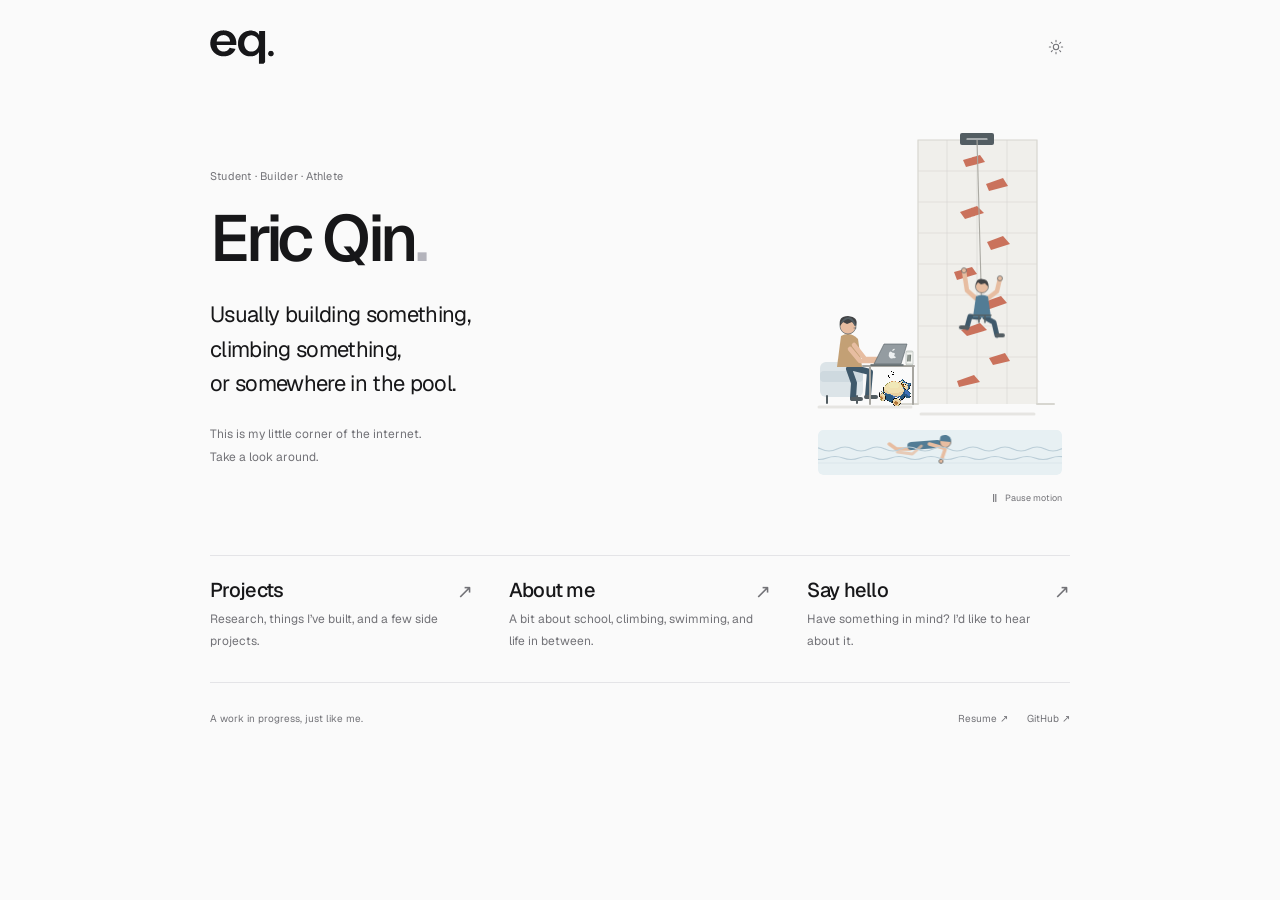
<file: index.html>
<!doctype html>
<html lang="en"><head><meta charset="utf-8"><meta name="viewport" content="width=device-width, initial-scale=1"><meta name="description" content="I’m Eric, a student, climber, swimmer, and builder in Katy, Texas. Here are my projects, research, and a little about me."><meta name="theme-color" content="#fafafa"><meta property="og:title" content="Eric Qin — Student · Builder · Athlete"><meta property="og:description" content="I’m Eric, a student, climber, swimmer, and builder in Katy, Texas. Here are my projects, research, and a little about me."><title>Eric Qin — Student · Builder · Athlete</title><link rel="icon" href="/favicon.ico?v=20261016-copy" sizes="any"><link rel="icon" href="/favicon.svg?v=20261016-copy" type="image/svg+xml"><link rel="apple-touch-icon" href="/apple-touch-icon.png?v=20261016-copy"><link rel="stylesheet" href="/styles.css"><link rel="stylesheet" href="/quiet.css?v=20261016-copy"><link rel="stylesheet" href="/portal.css?v=20261016-copy"><script src="/theme.js"></script><script src="/app.js" defer></script><script type="module" src="/characters.js"></script><link rel="stylesheet" href="/editorial.css?v=20261016-copy"></head><body class="quiet-site home-page"><a class="skip-link" href="#main">Skip to content</a><header class="quiet-header"><a class="quiet-logo" href="/" aria-label="Eric Qin home"><img class="logo-light" src="/assets/eq-logo.svg" alt="eq." width="64" height="36"><img class="logo-dark" src="/assets/eq-logo-dark.svg" alt="eq." width="64" height="36"></a><div class="header-controls"><button class="quiet-theme" data-theme-toggle aria-label="Switch to dark theme"><i data-icon="sun"></i></button></div></header><main id="main" class="quiet-main">
<section class="portal-hero" aria-labelledby="intro-title"><div class="portal-intro"><p class="portal-kicker">Student · Builder · Athlete</p><h1 id="intro-title">Eric Qin<span>.</span></h1><p class="portal-lead">Usually building something,<br>climbing something,<br>or somewhere in the pool.</p><p class="portal-description">This is my little corner of the internet.<br>Take a look around.</p></div>
<div class="athlete-scene" data-motion="playing">
<svg class="athlete-illustration" viewBox="0 0 260 354" fill="none" role="img" aria-labelledby="athlete-scene-title athlete-scene-description">
<title id="athlete-scene-title">A little of life outside the browser</title><desc id="athlete-scene-description">A person climbs a speed wall and lowers on a rope, a swimmer turns and swims laps, and a person works on a Mac laptop beside a white zero-sugar Monster can. Snorlax lies asleep under the desk, with little Zs floating above his head. Decorative illustrations, not race footage.</desc>
<defs><clipPath id="wall-clip"><path d="M107 17h119v264H107z"/></clipPath><clipPath id="pool-clip"><rect x="8" y="307" width="244" height="45" rx="5"/></clipPath><clipPath id="snorlax-clip"><rect x="61" y="243" width="40" height="40"/></clipPath></defs>
<!-- The wall -->
<path d="M108 281V17h119v264" class="wall-outline"/><path d="M108 281H91m136 0h17" class="wall-feet"/>
<path d="M137 17v264m30-264v264m30-264v264M108 48h119M108 79h119M108 110h119M108 141h119M108 172h119M108 203h119M108 234h119M108 265h119" class="wall-panels"/>
<rect x="150" y="10" width="34" height="12" rx="2" class="wall-finish"/><path d="M157 16h20" class="finish-stripe"/>
<g class="route-holds"><path d="m147 258 17-6 6 7-21 5z"/><path d="m179 235 16-5 5 8-17 4z"/><path d="m151 207 19-7 7 7-20 6z"/><path d="m174 179 17-6 6 7-20 7z"/><path d="m144 149 18-5 5 7-20 6z"/><path d="m177 119 16-6 7 8-19 6z"/><path d="m150 89 17-6 7 7-19 6z"/><path d="m176 61 17-6 5 8-19 5z"/><path d="m153 37 17-5 5 7-19 5z"/></g>
<path d="M111 291h113" class="floor-shadow"/>
<g clip-path="url(#wall-clip)"><g transform="translate(167 246)"><path d="M0-231V8" class="belay-rope"/><g class="climb-motion">
<g class="climb-left-arm"><path d="M-6-9-15-17-18-29" class="character-limb"/><circle cx="-18" cy="-29" r="2.5" class="character-skin"/></g>
<g class="climb-right-arm"><path d="M6-9 15-16 18-29" class="character-limb"/><circle cx="18" cy="-29" r="2.5" class="character-skin"/></g>
<g class="climb-left-leg"><path d="M-3 10-12 18-15 31" class="character-trousers"/><path d="M-15 31h-6" class="character-shoe"/></g>
<g class="climb-right-leg"><path d="M3 10 12 18 15 31" class="character-trousers"/><path d="M15 31h6" class="character-shoe"/></g>
<path d="M-6-11Q0-14 6-11l3 21H-9Z" class="character-shirt"/><path d="M-9 8H9m-12 0v7m6-7v7" class="character-harness"/>
<circle cx="0" cy="-21" r="6.5" class="character-skin"/><path d="M-6-22q0-8 8-6 5 1 4 7l-3-3-4 1-3-2z" class="character-hair"/>
</g></g></g>
<!-- A focused afternoon -->
<g class="desk-scene"><path d="M9 284h92" class="floor-shadow"/>
<rect x="10" y="239" width="43" height="35" rx="6" class="desk-couch"/><rect x="10" y="248" width="43" height="11" rx="4" class="desk-cushion"/><path d="M17 273v7m30-7v7" class="desk-frame"/>
<path d="M40 244 60 249 58 273m-19-27 5 14-1 15" class="desk-trousers"/><path d="M56 274h10m-24 2h9" class="character-shoe"/>
<g class="desk-focus"><path d="M31 213q9-5 17 3l4 28H27z" class="desk-shirt"/><path d="m44 222 11 14 19 0" class="character-limb"/><g class="desk-typing"><path d="M40 226 50 238h22" class="character-limb"/><circle cx="73" cy="238" r="2.2" class="character-skin"/></g><circle cx="38" cy="203" r="8" class="character-skin"/><path d="M30 203q-2-10 8-10 11 1 8 10l-4-4-5 2-4-2z" class="character-hair"/><path d="M32 199q8-9 13 3" class="desk-headphones"/><path d="M44 205h2" class="desk-eye"/></g>
<path d="M53 243H104M60 243v38M103 243v38" class="desk-table"/><path d="M64 241h27l6-20H74z" class="mac-lid"/><path d="M61 242h32" class="mac-base"/><g class="mac-mark"><path d="M83 230q-3-3-4 0-1 3 1 5 2 1 3 0 2 1 3-1-3-1-1-3-1-2-2-1z"/><path d="M82 228q1-3 3-2-1 2-3 2z"/></g>
<g aria-label="White zero-sugar Monster energy-drink can"><rect x="96" y="228" width="7" height="14" rx="1.2" class="monster-can"/><path d="M96.5 229h6m-6 12h6" class="can-rim"/><path d="m98 232-.4 6m1.7-6-.4 6m1.7-6-.4 6" class="monster-claws"/></g>
<!-- Sleeping Snorlax: the user-selected Tenor animation, played from its original frames. -->
<g clip-path="url(#snorlax-clip)"><svg class="snorlax-sprite" x="61" y="243" width="40" height="40" viewBox="0 0 81 81" overflow="hidden" data-frame-durations="400,300,100,400,100,100,100,100" data-frame="0" role="img" aria-label="Snorlax lying asleep, with Zs floating above him">
<title>Sleeping Snorlax · shared by worthlesswaffle on Tenor</title>
<image href="/assets/snorlax-sleeping-frames.png" width="648" height="81"/>
</svg></g>
</g>
<!-- The pool -->
<g clip-path="url(#pool-clip)"><rect x="8" y="307" width="244" height="45" rx="5" class="pool-water"/><path d="M8 340h244" class="pool-bottom"/>
<g transform="translate(37 322)"><g class="swim-travel"><g class="swim-direction"><g class="swim-posture"><g class="swim-bob">
<g transform="translate(-18 4)"><g class="swim-kick"><path d="m0 0-14 0-7-5" class="swimmer-leg"/></g></g>
<path d="m-17 1 26-2" class="swimmer-body"/><path d="m-7 1-9 8-15-2" class="swimmer-underarm"/>
<g transform="translate(1 -1)"><g class="swim-stroke"><path d="m0 0 9-14 11 8" class="swimmer-arm"/><circle cx="20" cy="-6" r="2" class="character-skin"/></g></g>
<g class="swim-head"><circle cx="17" cy="-3" r="5.5" class="character-skin"/><path d="M12-4q-2-7 6-6 6 2 4 7z" class="swim-cap"/></g>
</g></g></g></g></g>
<g class="pool-ripples"><path d="M-5 326q8-4 16 0t16 0t16 0t16 0t16 0t16 0t16 0t16 0t16 0t16 0t16 0t16 0t16 0t16 0t16 0t16 0t16 0"/><path d="M-15 335q8-3 16 0t16 0t16 0t16 0t16 0t16 0t16 0t16 0t16 0t16 0t16 0t16 0t16 0t16 0t16 0t16 0t16 0"/></g></g>
</svg>
<button class="motion-toggle" data-motion-toggle aria-label="Pause character animations" aria-pressed="false"><span class="motion-symbol" aria-hidden="true">Ⅱ</span><span data-motion-label>Pause motion</span></button>
</div>
</section>
<nav class="portal-doors" aria-label="Explore my website">
<a class="portal-door" href="/work/"><span class="door-topline"><span class="door-number">01</span><span class="door-arrow" aria-hidden="true">↗</span></span><h2>Projects</h2><p>Research, things I’ve built,<br> and a few side projects.</p></a>
<a class="portal-door" href="/about/"><span class="door-topline"><span class="door-number">02</span><span class="door-arrow" aria-hidden="true">↗</span></span><h2>About me</h2><p>A bit about school, climbing,<br> swimming, and life in between.</p></a>
<a class="portal-door" href="/contact/"><span class="door-topline"><span class="door-number">03</span><span class="door-arrow" aria-hidden="true">↗</span></span><h2>Say hello</h2><p>Have something in mind?<br> I’d like to hear about it.</p></a>
</nav>
</main><footer class="quiet-footer portal-footer"><span>A work in progress, just like me.</span><div><a href="/Eric-Qin-Resume.pdf?v=20261014-cv4" target="_blank" rel="noopener noreferrer">Resume ↗</a><a href="https://github.com/ericqin0816" target="_blank" rel="noopener noreferrer">GitHub ↗</a></div></footer></body></html>
</file>
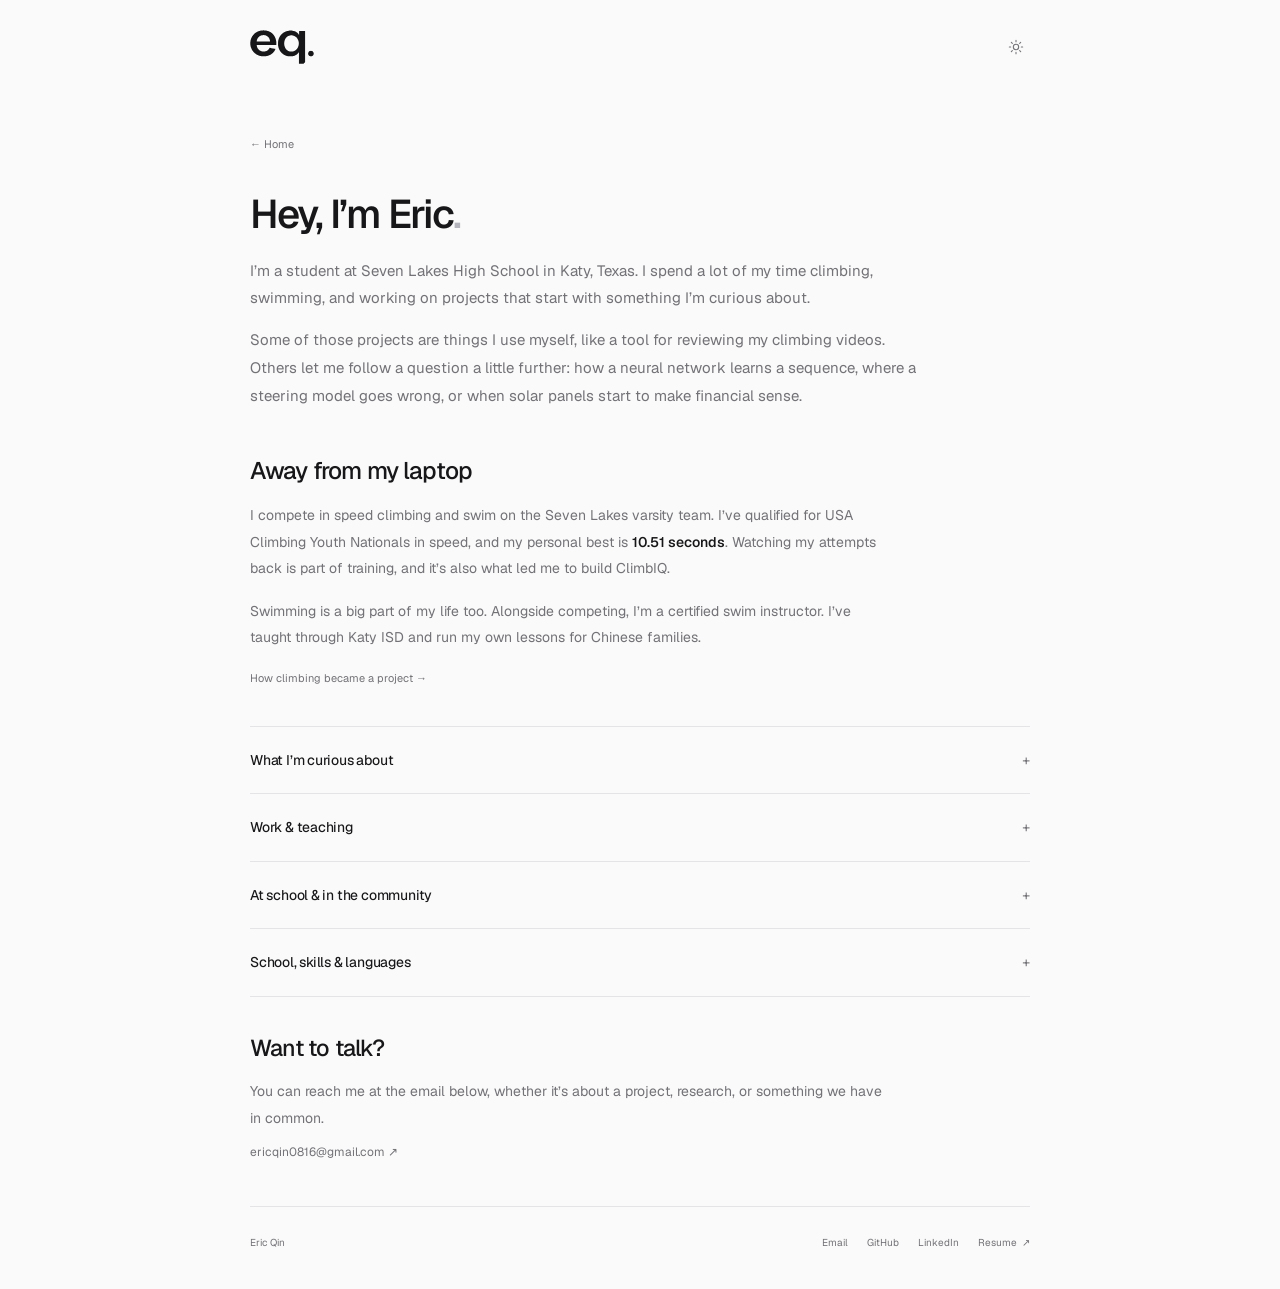
<file: about/index.html>
<!doctype html>
<html lang="en"><head><meta charset="utf-8"><meta name="viewport" content="width=device-width, initial-scale=1"><meta name="description" content="I’m Eric, a student at Seven Lakes in Katy, Texas. A bit about climbing, swimming, research, teaching, and the projects I spend time on."><meta name="theme-color" content="#fafafa"><meta property="og:title" content="About — Eric Qin"><meta property="og:description" content="I’m Eric, a student at Seven Lakes in Katy, Texas. A bit about climbing, swimming, research, teaching, and the projects I spend time on."><title>About — Eric Qin</title><link rel="icon" href="/favicon.ico?v=20261016-copy" sizes="any"><link rel="icon" href="/favicon.svg?v=20261016-copy" type="image/svg+xml"><link rel="apple-touch-icon" href="/apple-touch-icon.png?v=20261016-copy"><link rel="stylesheet" href="/styles.css"><link rel="stylesheet" href="/quiet.css?v=20261016-copy"><script src="/theme.js"></script><script src="/app.js" defer></script><link rel="stylesheet" href="/editorial.css?v=20261016-copy"></head><body class="quiet-site "><a class="skip-link" href="#main">Skip to content</a><header class="quiet-header"><a class="quiet-logo" href="/" aria-label="Eric Qin home"><img class="logo-light" src="/assets/eq-logo.svg" alt="eq." width="64" height="36"><img class="logo-dark" src="/assets/eq-logo-dark.svg" alt="eq." width="64" height="36"></a><div class="header-controls"><button class="quiet-theme" data-theme-toggle aria-label="Switch to dark theme"><i data-icon="sun"></i></button></div></header><main id="main" class="quiet-main">
<div class="quiet-page-intro"><a class="quiet-back" href="/">← Home</a><h1>Hey, I’m Eric<span>.</span></h1>
<p>I’m a student at Seven Lakes High School in Katy, Texas. I spend a lot of my time climbing, swimming, and working on projects that start with something I’m curious about.</p>
<p>Some of those projects are things I use myself, like a tool for reviewing my climbing videos. Others let me follow a question a little further: how a neural network learns a sequence, where a steering model goes wrong, or when solar panels start to make financial sense.</p></div>
<section class="quiet-personal-section" id="athletics"><h2>Away from my laptop</h2>
<p>I compete in speed climbing and swim on the Seven Lakes varsity team. I’ve qualified for USA Climbing Youth Nationals in speed, and my personal best is <strong>10.51 seconds</strong>. Watching my attempts back is part of training, and it’s also what led me to build ClimbIQ.</p>
<p>Swimming is a big part of my life too. Alongside competing, I’m a certified swim instructor. I’ve taught through Katy ISD and run my own lessons for Chinese families.</p>
<a class="quiet-inline" href="/climbiq/">How climbing became a project →</a></section>
<div class="quiet-about-details">
<details id="research"><summary>What I’m curious about <span aria-hidden="true">+</span></summary><div class="quiet-detail">
<p>I’m interested in AI, computer vision, neuroscience, and the work of turning an idea into something people can use. Economics and business show up in my projects too.</p>
<p>CruxRNN looks at practice schedules in a small recurrent network. RobustDrive tests what happens to a learned steering model when its camera view changes. I’m also working on a solar and battery economics model for Texas homeowners.</p>
<a class="quiet-inline" href="/work/#research">Read about the research →</a></div></details>
<details id="experience"><summary>Work &amp; teaching <span aria-hidden="true">+</span></summary><div class="quiet-detail">
<h3>CZT Energy USA <small>Operations &amp; Quality Control Intern · Summer 2026</small></h3>
<p>I worked on the everyday tasks that keep an office and worksite running: inventory, purchasing, expenses, employee records, and quality control. At a secondary worksite, I managed QC workflows and trained employees. I also supported marketing and executive operations.</p>
<p>I used AI-assisted workflows to make repetitive English–Chinese translation, PDF processing, Excel organization, and internal forms easier to handle.</p>
<h3>Katy ISD <small>Water Safety Instructor · Paid role</small></h3>
<p>For four weeks, I spent about seven hours a day teaching kids of different ages and swimming abilities. I adapted the instruction and feedback to each swimmer, with water safety at the center of every lesson.</p>
<h3>Private swim lessons <small>Founder &amp; Instructor</small></h3>
<p>I started an independent swim-instruction business serving Chinese families. I’ve taught more than 20 swimmers across 50+ lessons, bringing in about $1,000. I handle the lessons, scheduling, parent communication, and payments myself.</p>
<h3>Worktree <small>Co-founder · Marketing &amp; Product</small></h3>
<p>I lead marketing, positioning, and user discovery for our developer workspace. A lot of my work starts with talking to people about how they actually use coding agents, then bringing what I learn back into the product.</p>
<a class="quiet-inline" href="/work/#worktree">More about Worktree →</a></div></details>
<details id="community"><summary>At school &amp; in the community <span aria-hidden="true">+</span></summary><div class="quiet-detail">
<h3>Hearts for Elders <small>Event Coordinator</small></h3>
<p>I help coordinate volunteer events and outreach across more than 10 chapters and 20 senior homes. I’ve contacted 20+ organizations and 20+ companies about partnerships, sponsorships, and ways to get involved.</p>
<p>During my involvement, the organization has included 150+ volunteers and served 800+ seniors through more than 10 events.</p>
<h3>Seven Lakes Student Council <small>E&amp;E Officer</small></h3>
<p>I help lead a council with more than 600 members. Our council supports over $100,000 in annual fundraising for community initiatives, including meals and supplies for local shelters.</p>
<p>I also built Council Check-in to make meeting attendance easier to manage. A student scans their ID, and Google Sheets takes care of recording the check-in.</p>
<a class="quiet-inline" href="/work/#attendance">The check-in project →</a></div></details>
<details id="education"><summary>School, skills &amp; languages <span aria-hidden="true">+</span></summary><div class="quiet-detail">
<h3>Seven Lakes High School <small>Katy, Texas · Expected May 2028</small></h3>
<p>GPA: 4.70 · Class rank: 32 / 885</p>
<p>My coursework includes AP Computer Science A, AP Computer Science Principles, and AP Calculus BC.</p>
<h3>Programming &amp; web</h3><p>Python, TypeScript, JavaScript, Java, React, Next.js, Vite, Google Apps Script, Git/GitHub, and Vercel.</p>
<h3>Computer vision &amp; data</h3><p>PyTorch, OpenCV, MediaPipe Pose, NumPy, Pandas, scikit-learn, Canvas, Web Audio, Supabase, Excel, and Google Sheets.</p>
<h3>Other things I work on</h3><p>User interviews, product positioning, outreach, quality control, and workflow automation. I speak English and Mandarin Chinese.</p>
<p>My interests include AI systems, software and product engineering, economics and business, neuroscience, and applied research.</p>
</div></details></div>
<section class="quiet-personal-section quiet-about-contact" id="contact"><h2>Want to talk?</h2><p>You can reach me at the email below, whether it’s about a project, research, or something we have in common.</p><a class="quiet-inline" href="mailto:ericqin0816@gmail.com">ericqin0816@gmail.com ↗</a></section>
</main><footer class="quiet-footer"><span>Eric Qin</span><div><a href="mailto:ericqin0816@gmail.com">Email</a><a href="https://github.com/ericqin0816" target="_blank" rel="noopener noreferrer">GitHub</a><a href="https://www.linkedin.com/in/eric-qin-01415741b/" target="_blank" rel="noopener noreferrer">LinkedIn</a><a href="/Eric-Qin-Resume.pdf?v=20261014-cv4" target="_blank" rel="noopener noreferrer">Resume <span aria-hidden="true">↗</span></a></div></footer></body></html>
</file>
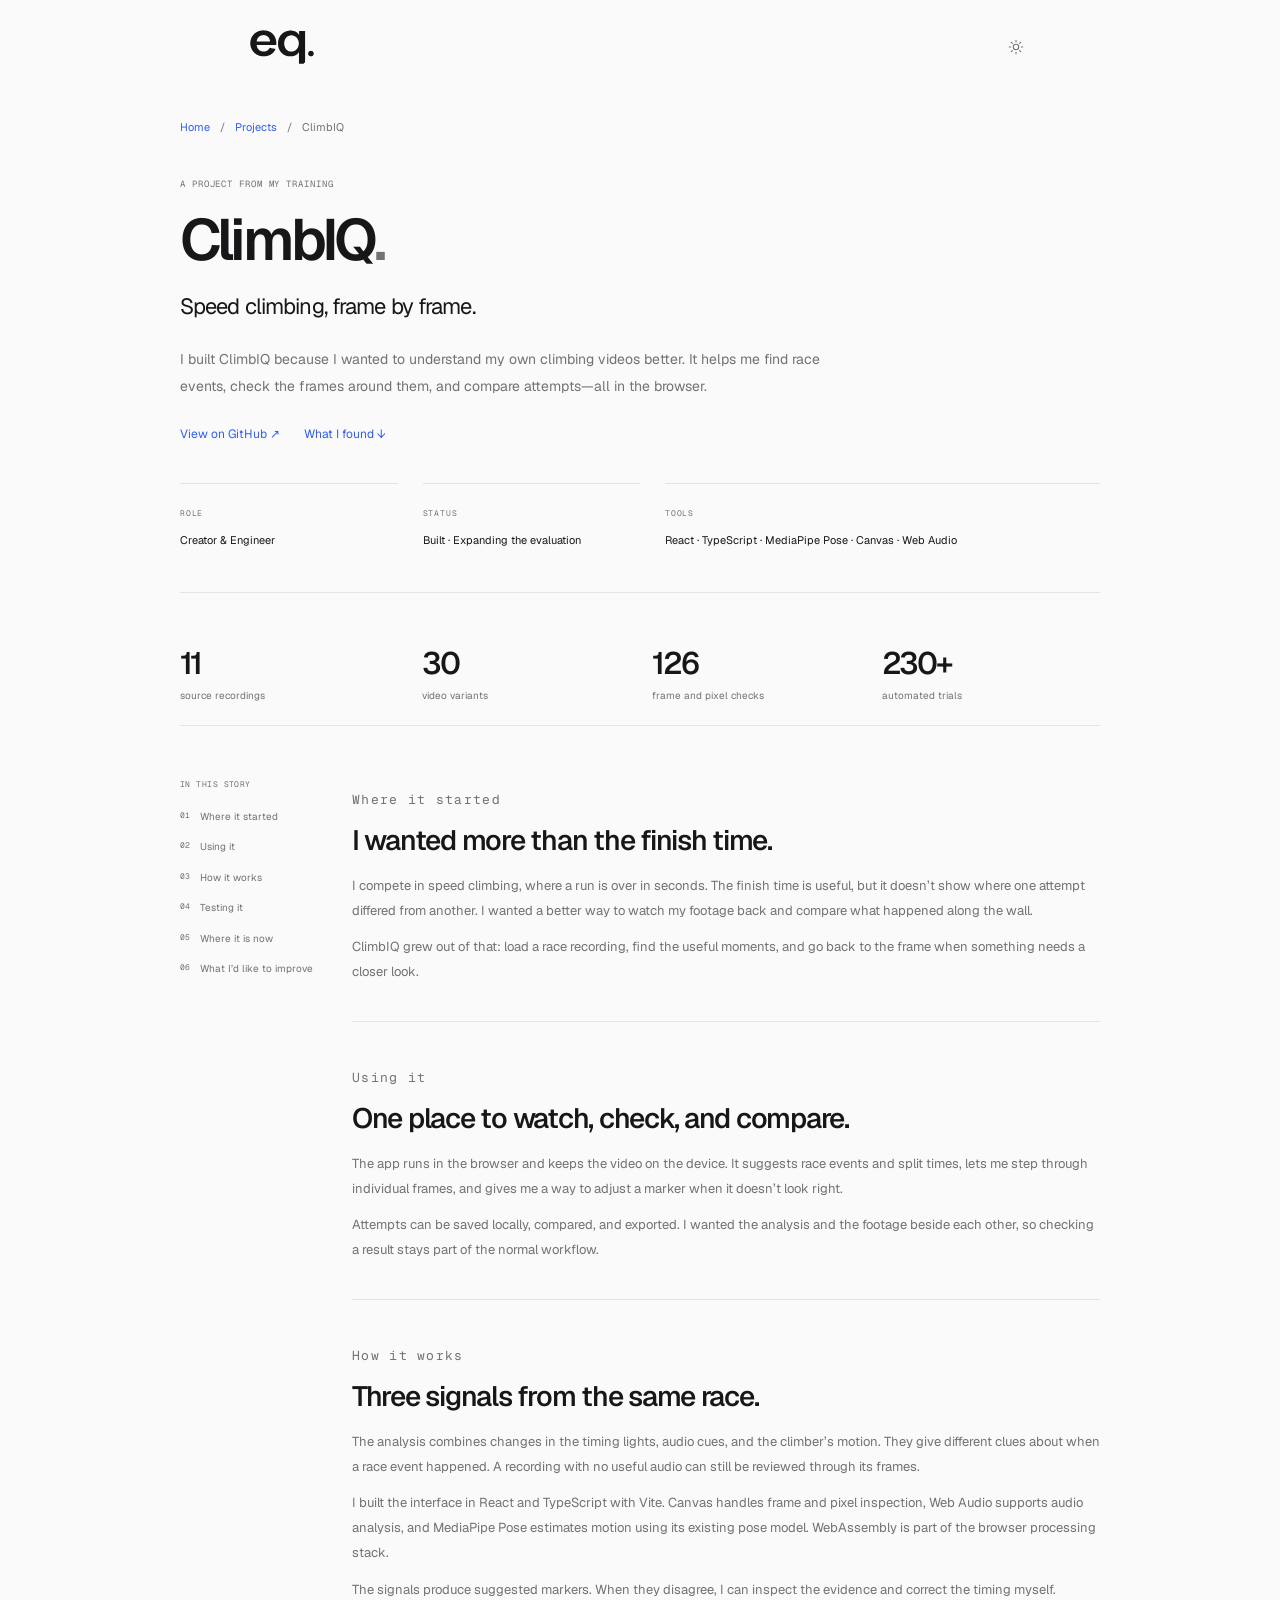
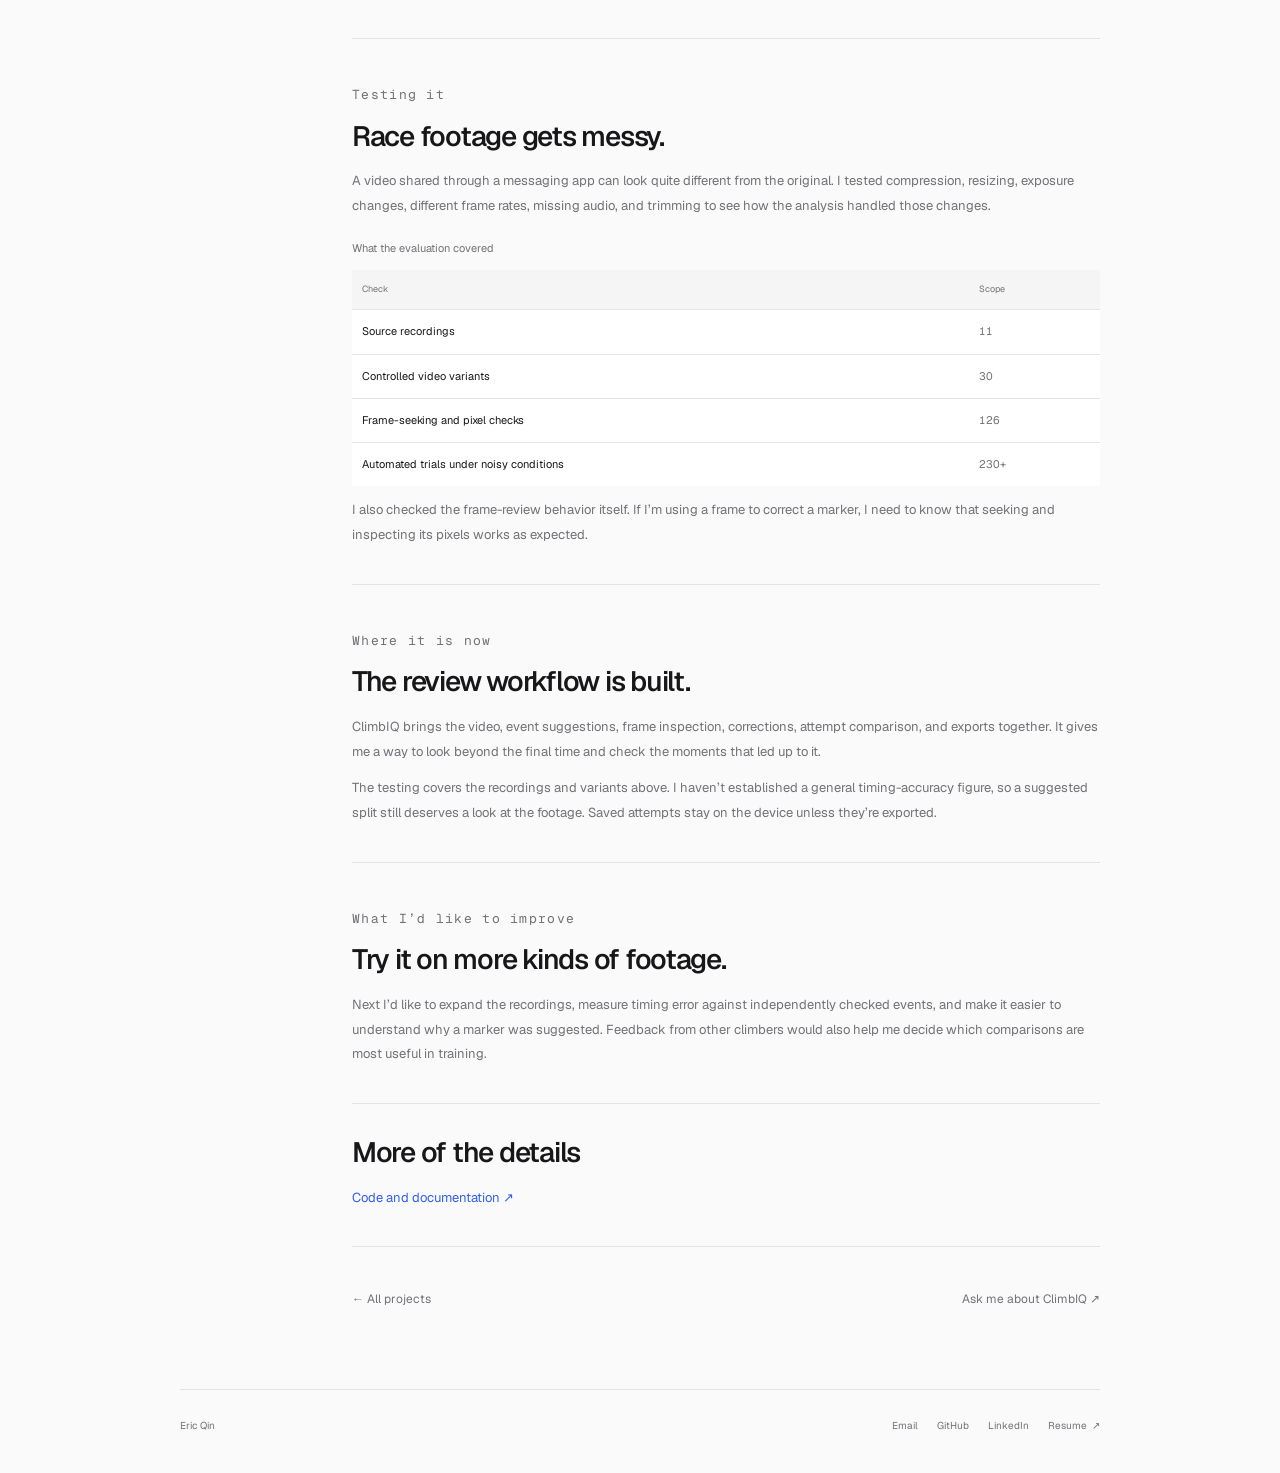
<file: climbiq/index.html>
<!doctype html>
<html lang="en">
<head><meta charset="utf-8"><meta name="viewport" content="width=device-width, initial-scale=1"><meta name="description" content="How Eric Qin turned reviewing speed-climbing footage into a browser-based video analysis project."><meta name="theme-color" content="#fafafa"><meta property="og:title" content="ClimbIQ — Eric Qin"><meta property="og:description" content="How Eric Qin turned reviewing speed-climbing footage into a browser-based video analysis project."><title>ClimbIQ — Eric Qin</title><link rel="icon" href="/favicon.ico?v=20261016-copy" sizes="any"><link rel="icon" href="/favicon.svg?v=20261016-copy" type="image/svg+xml"><link rel="apple-touch-icon" href="/apple-touch-icon.png?v=20261016-copy"><link rel="stylesheet" href="/styles.css"><link rel="stylesheet" href="/quiet.css?v=20261016-copy"><script src="/theme.js"></script><script src="/app.js" defer></script><link rel="stylesheet" href="/editorial.css?v=20261016-copy"></head>
<body class="quiet-site case-page">
<a class="skip-link" href="#main">Skip to content</a>
<header class="quiet-header"><a class="quiet-logo" href="/" aria-label="Eric Qin home"><img class="logo-light" src="/assets/eq-logo.svg" alt="eq." width="64" height="36"><img class="logo-dark" src="/assets/eq-logo-dark.svg" alt="eq." width="64" height="36"></a><div class="header-controls"><button class="quiet-theme" data-theme-toggle aria-label="Switch to dark theme"><i data-icon="sun"></i></button></div></header>
<main id="main" class="container case-container">
<div class="case-breadcrumb"><a href="/">Home</a><span aria-hidden="true">/</span><a href="/work/">Projects</a><span aria-hidden="true">/</span><span>ClimbIQ</span></div>
    <div class="case-hero"><p class="eyebrow">A PROJECT FROM MY TRAINING</p><h1>ClimbIQ<span class="muted">.</span></h1><p class="case-subtitle">Speed climbing, frame by frame.</p><p>I built ClimbIQ because I wanted to understand my own climbing videos better. It helps me find race events, check the frames around them, and compare attempts—all in the browser.</p><div class="case-hero-actions"><a href="https://github.com/ericqin0816/ClimbIQ" target="_blank" rel="noopener noreferrer">View on GitHub ↗</a><a href="#results">What I found ↓</a></div><div class="case-meta"><div><span class="mono">ROLE</span><p>Creator &amp; Engineer</p></div><div><span class="mono">STATUS</span><p>Built · Expanding the evaluation</p></div><div><span class="mono">TOOLS</span><p>React · TypeScript · MediaPipe Pose · Canvas · Web Audio</p></div></div></div>
    <div class="case-stat-grid"><div><strong>11</strong><p>source recordings</p></div><div><strong>30</strong><p>video variants</p></div><div><strong>126</strong><p>frame and pixel checks</p></div><div><strong>230+</strong><p>automated trials</p></div></div><div class="case-layout"><nav class="case-toc" aria-label="Page contents"><span class="mono">IN THIS STORY</span><a href="#problem"><span>01</span>Where it started</a><a href="#approach"><span>02</span>Using it</a><a href="#pipeline"><span>03</span>How it works</a><a href="#testing"><span>04</span>Testing it</a><a href="#results"><span>05</span>Where it is now</a><a href="#next"><span>06</span>What I’d like to improve</a></nav><div class="case-body"><section id="problem"><p class="eyebrow">Where it started</p><h2>I wanted more than the finish time.</h2><p>I compete in speed climbing, where a run is over in seconds. The finish time is useful, but it doesn’t show where one attempt differed from another. I wanted a better way to watch my footage back and compare what happened along the wall.</p><p>ClimbIQ grew out of that: load a race recording, find the useful moments, and go back to the frame when something needs a closer look.</p></section><section id="approach"><p class="eyebrow">Using it</p><h2>One place to watch, check, and compare.</h2><p>The app runs in the browser and keeps the video on the device. It suggests race events and split times, lets me step through individual frames, and gives me a way to adjust a marker when it doesn’t look right.</p><p>Attempts can be saved locally, compared, and exported. I wanted the analysis and the footage beside each other, so checking a result stays part of the normal workflow.</p></section><section id="pipeline"><p class="eyebrow">How it works</p><h2>Three signals from the same race.</h2><p>The analysis combines changes in the timing lights, audio cues, and the climber’s motion. They give different clues about when a race event happened. A recording with no useful audio can still be reviewed through its frames.</p><p>I built the interface in React and TypeScript with Vite. Canvas handles frame and pixel inspection, Web Audio supports audio analysis, and MediaPipe Pose estimates motion using its existing pose model. WebAssembly is part of the browser processing stack.</p><p>The signals produce suggested markers. When they disagree, I can inspect the evidence and correct the timing myself.</p></section><section id="testing"><p class="eyebrow">Testing it</p><h2>Race footage gets messy.</h2><p>A video shared through a messaging app can look quite different from the original. I tested compression, resizing, exposure changes, different frame rates, missing audio, and trimming to see how the analysis handled those changes.</p><div class="test-table-wrap"><table class="test-table"><caption>What the evaluation covered</caption><thead><tr><th scope="col">Check</th><th scope="col">Scope</th></tr></thead><tbody><tr><th scope="row">Source recordings</th><td>11</td></tr><tr><th scope="row">Controlled video variants</th><td>30</td></tr><tr><th scope="row">Frame-seeking and pixel checks</th><td>126</td></tr><tr><th scope="row">Automated trials under noisy conditions</th><td>230+</td></tr></tbody></table></div><p>I also checked the frame-review behavior itself. If I’m using a frame to correct a marker, I need to know that seeking and inspecting its pixels works as expected.</p></section><section id="results"><p class="eyebrow">Where it is now</p><h2>The review workflow is built.</h2><p>ClimbIQ brings the video, event suggestions, frame inspection, corrections, attempt comparison, and exports together. It gives me a way to look beyond the final time and check the moments that led up to it.</p><p>The testing covers the recordings and variants above. I haven’t established a general timing-accuracy figure, so a suggested split still deserves a look at the footage. Saved attempts stay on the device unless they’re exported.</p></section><section id="next"><p class="eyebrow">What I’d like to improve</p><h2>Try it on more kinds of footage.</h2><p>Next I’d like to expand the recordings, measure timing error against independently checked events, and make it easier to understand why a marker was suggested. Feedback from other climbers would also help me decide which comparisons are most useful in training.</p></section>
    <section id="sources"><h2>More of the details</h2><p><a href="https://github.com/ericqin0816/ClimbIQ" target="_blank" rel="noopener noreferrer">Code and documentation ↗</a></p></section><div class="case-bottom"><a class="quiet-inline" href="/work/">← All projects</a><a class="quiet-inline" href="mailto:ericqin0816@gmail.com">Ask me about ClimbIQ ↗</a></div></div></div>
</main>
<footer class="quiet-footer"><span>Eric Qin</span><div><a href="mailto:ericqin0816@gmail.com">Email</a><a href="https://github.com/ericqin0816" target="_blank" rel="noopener noreferrer">GitHub</a><a href="https://www.linkedin.com/in/eric-qin-01415741b/" target="_blank" rel="noopener noreferrer">LinkedIn</a><a href="/Eric-Qin-Resume.pdf?v=20261014-cv4" target="_blank" rel="noopener noreferrer">Resume <span aria-hidden="true">↗</span></a></div></footer>

</body></html>
</file>
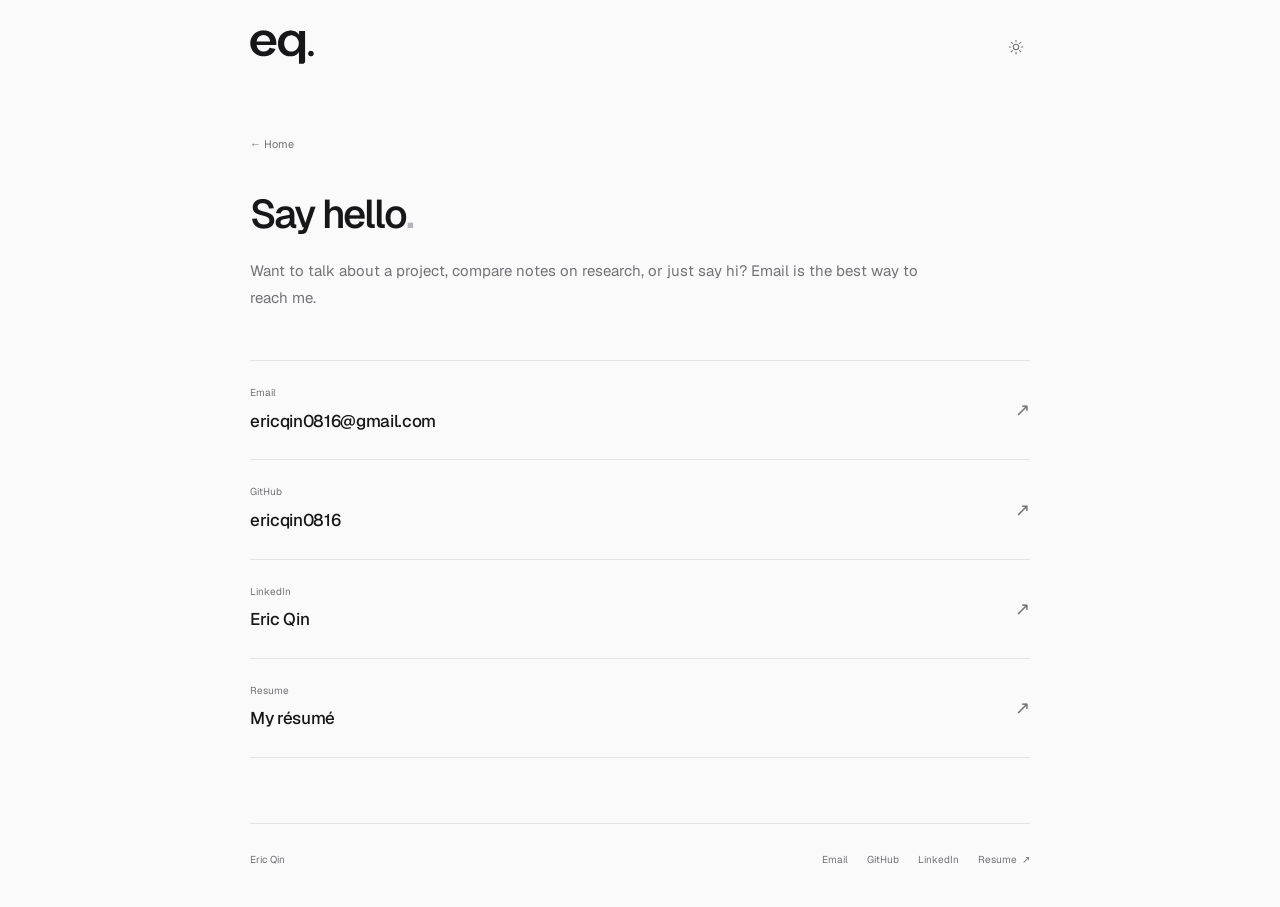
<file: contact/index.html>
<!doctype html>
<html lang="en"><head><meta charset="utf-8"><meta name="viewport" content="width=device-width, initial-scale=1"><meta name="description" content="Get in touch with Eric Qin by email, GitHub, or LinkedIn."><meta name="theme-color" content="#fafafa"><meta property="og:title" content="Contact — Eric Qin"><meta property="og:description" content="Get in touch with Eric Qin by email, GitHub, or LinkedIn."><title>Contact — Eric Qin</title><link rel="icon" href="/favicon.ico?v=20261016-copy" sizes="any"><link rel="icon" href="/favicon.svg?v=20261016-copy" type="image/svg+xml"><link rel="apple-touch-icon" href="/apple-touch-icon.png?v=20261016-copy"><link rel="stylesheet" href="/styles.css"><link rel="stylesheet" href="/quiet.css?v=20261016-copy"><link rel="stylesheet" href="/portal.css?v=20261016-copy"><script src="/theme.js"></script><script src="/app.js" defer></script><link rel="stylesheet" href="/editorial.css?v=20261016-copy"></head><body class="quiet-site "><a class="skip-link" href="#main">Skip to content</a><header class="quiet-header"><a class="quiet-logo" href="/" aria-label="Eric Qin home"><img class="logo-light" src="/assets/eq-logo.svg" alt="eq." width="64" height="36"><img class="logo-dark" src="/assets/eq-logo-dark.svg" alt="eq." width="64" height="36"></a><div class="header-controls"><button class="quiet-theme" data-theme-toggle aria-label="Switch to dark theme"><i data-icon="sun"></i></button></div></header><main id="main" class="quiet-main"><div class="quiet-page-intro"><a class="quiet-back" href="/">← Home</a><h1>Say hello<span>.</span></h1><p>Want to talk about a project, compare notes on research, or just say hi? Email is the best way to reach me.</p></div><div class="contact-directory"><a href="mailto:ericqin0816@gmail.com"><span><small>Email</small><strong>ericqin0816@gmail.com</strong></span><span aria-hidden="true">↗</span></a><a href="https://github.com/ericqin0816" target="_blank" rel="noopener noreferrer"><span><small>GitHub</small><strong>ericqin0816</strong></span><span aria-hidden="true">↗</span></a><a href="https://www.linkedin.com/in/eric-qin-01415741b/" target="_blank" rel="noopener noreferrer"><span><small>LinkedIn</small><strong>Eric Qin</strong></span><span aria-hidden="true">↗</span></a><a href="/Eric-Qin-Resume.pdf?v=20261014-cv4" target="_blank" rel="noopener noreferrer"><span><small>Resume</small><strong>My résumé</strong></span><span aria-hidden="true">↗</span></a></div></main><footer class="quiet-footer"><span>Eric Qin</span><div><a href="mailto:ericqin0816@gmail.com">Email</a><a href="https://github.com/ericqin0816" target="_blank" rel="noopener noreferrer">GitHub</a><a href="https://www.linkedin.com/in/eric-qin-01415741b/" target="_blank" rel="noopener noreferrer">LinkedIn</a><a href="/Eric-Qin-Resume.pdf?v=20261014-cv4" target="_blank" rel="noopener noreferrer">Resume <span aria-hidden="true">↗</span></a></div></footer></body></html>
</file>
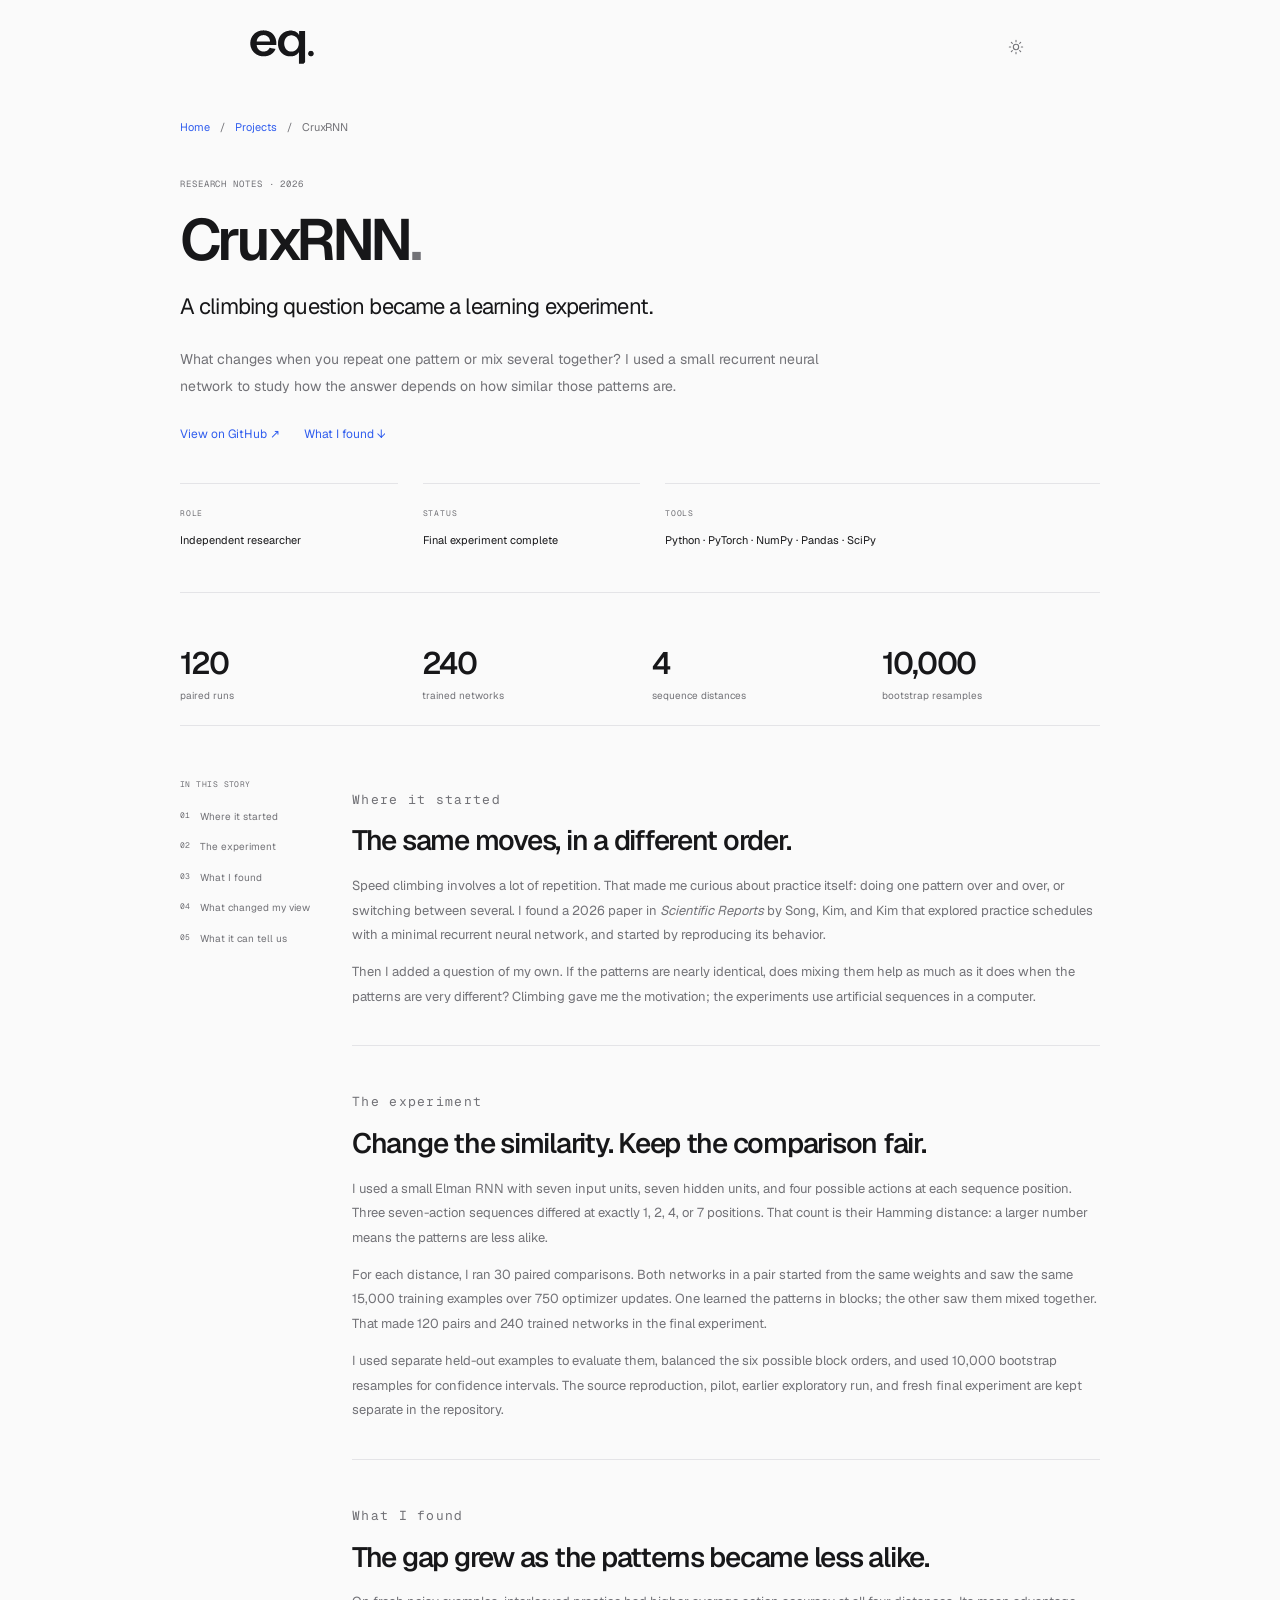
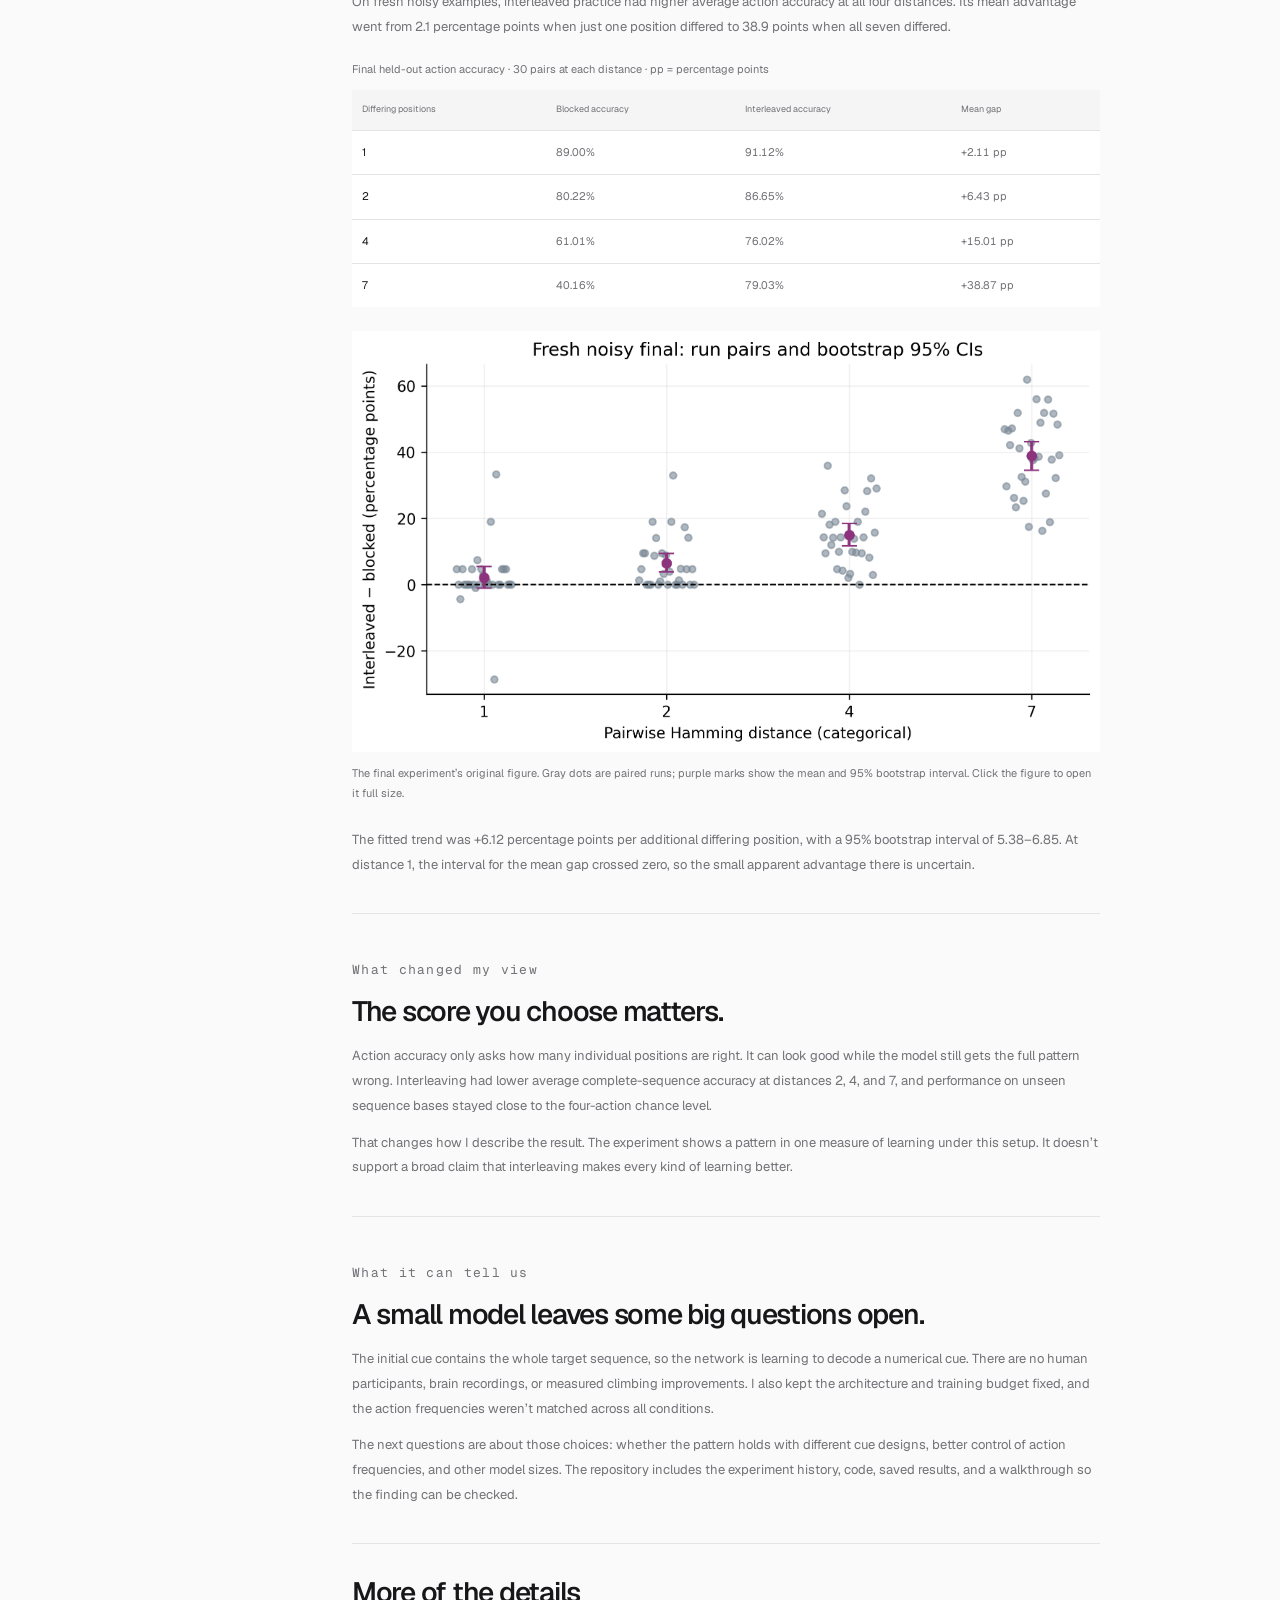
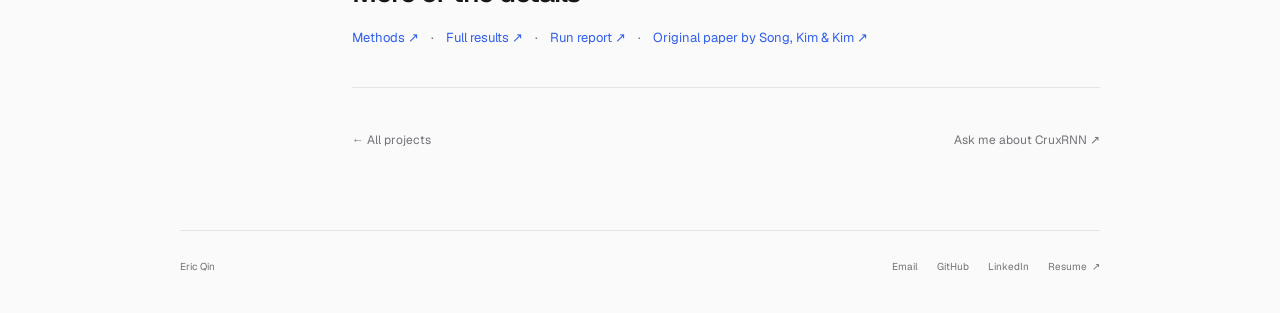
<file: crux-rnn/index.html>
<!doctype html>
<html lang="en">
<head><meta charset="utf-8"><meta name="viewport" content="width=device-width, initial-scale=1"><meta name="description" content="How Eric Qin reproduced and extended a motor-learning RNN study to explore sequence similarity and practice schedules."><meta name="theme-color" content="#fafafa"><meta property="og:title" content="CruxRNN — Eric Qin"><meta property="og:description" content="How Eric Qin reproduced and extended a motor-learning RNN study to explore sequence similarity and practice schedules."><title>CruxRNN — Eric Qin</title><link rel="icon" href="/favicon.ico?v=20261016-copy" sizes="any"><link rel="icon" href="/favicon.svg?v=20261016-copy" type="image/svg+xml"><link rel="apple-touch-icon" href="/apple-touch-icon.png?v=20261016-copy"><link rel="stylesheet" href="/styles.css"><link rel="stylesheet" href="/quiet.css?v=20261016-copy"><script src="/theme.js"></script><script src="/app.js" defer></script><link rel="stylesheet" href="/editorial.css?v=20261016-copy"></head>
<body class="quiet-site case-page">
<a class="skip-link" href="#main">Skip to content</a>
<header class="quiet-header"><a class="quiet-logo" href="/" aria-label="Eric Qin home"><img class="logo-light" src="/assets/eq-logo.svg" alt="eq." width="64" height="36"><img class="logo-dark" src="/assets/eq-logo-dark.svg" alt="eq." width="64" height="36"></a><div class="header-controls"><button class="quiet-theme" data-theme-toggle aria-label="Switch to dark theme"><i data-icon="sun"></i></button></div></header>
<main id="main" class="container case-container">
<div class="case-breadcrumb"><a href="/">Home</a><span aria-hidden="true">/</span><a href="/work/">Projects</a><span aria-hidden="true">/</span><span>CruxRNN</span></div>
    <div class="case-hero"><p class="eyebrow">RESEARCH NOTES · 2026</p><h1>CruxRNN<span class="muted">.</span></h1><p class="case-subtitle">A climbing question became a learning experiment.</p><p>What changes when you repeat one pattern or mix several together? I used a small recurrent neural network to study how the answer depends on how similar those patterns are.</p><div class="case-hero-actions"><a href="https://github.com/ericqin0816/crux-rnn" target="_blank" rel="noopener noreferrer">View on GitHub ↗</a><a href="#results">What I found ↓</a></div><div class="case-meta"><div><span class="mono">ROLE</span><p>Independent researcher</p></div><div><span class="mono">STATUS</span><p>Final experiment complete</p></div><div><span class="mono">TOOLS</span><p>Python · PyTorch · NumPy · Pandas · SciPy</p></div></div></div>
    <div class="case-stat-grid"><div><strong>120</strong><p>paired runs</p></div><div><strong>240</strong><p>trained networks</p></div><div><strong>4</strong><p>sequence distances</p></div><div><strong>10,000</strong><p>bootstrap resamples</p></div></div><div class="case-layout"><nav class="case-toc" aria-label="Page contents"><span class="mono">IN THIS STORY</span><a href="#question"><span>01</span>Where it started</a><a href="#experiment"><span>02</span>The experiment</a><a href="#results"><span>03</span>What I found</a><a href="#interpretation"><span>04</span>What changed my view</a><a href="#limits"><span>05</span>What it can tell us</a></nav><div class="case-body"><section id="question"><p class="eyebrow">Where it started</p><h2>The same moves, in a different order.</h2><p>Speed climbing involves a lot of repetition. That made me curious about practice itself: doing one pattern over and over, or switching between several. I found a 2026 paper in <em>Scientific Reports</em> by Song, Kim, and Kim that explored practice schedules with a minimal recurrent neural network, and started by reproducing its behavior.</p><p>Then I added a question of my own. If the patterns are nearly identical, does mixing them help as much as it does when the patterns are very different? Climbing gave me the motivation; the experiments use artificial sequences in a computer.</p></section><section id="experiment"><p class="eyebrow">The experiment</p><h2>Change the similarity. Keep the comparison fair.</h2><p>I used a small Elman RNN with seven input units, seven hidden units, and four possible actions at each sequence position. Three seven-action sequences differed at exactly 1, 2, 4, or 7 positions. That count is their Hamming distance: a larger number means the patterns are less alike.</p><p>For each distance, I ran 30 paired comparisons. Both networks in a pair started from the same weights and saw the same 15,000 training examples over 750 optimizer updates. One learned the patterns in blocks; the other saw them mixed together. That made 120 pairs and 240 trained networks in the final experiment.</p><p>I used separate held-out examples to evaluate them, balanced the six possible block orders, and used 10,000 bootstrap resamples for confidence intervals. The source reproduction, pilot, earlier exploratory run, and fresh final experiment are kept separate in the repository.</p></section><section id="results"><p class="eyebrow">What I found</p><h2>The gap grew as the patterns became less alike.</h2><p>On fresh noisy examples, interleaved practice had higher average action accuracy at all four distances. Its mean advantage went from 2.1 percentage points when just one position differed to 38.9 points when all seven differed.</p><div class="test-table-wrap"><table class="test-table"><caption>Final held-out action accuracy · 30 pairs at each distance · pp = percentage points</caption><thead><tr><th scope="col">Differing positions</th><th scope="col">Blocked accuracy</th><th scope="col">Interleaved accuracy</th><th scope="col">Mean gap</th></tr></thead><tbody><tr><th scope="row">1</th><td>89.00%</td><td>91.12%</td><td>+2.11 pp</td></tr><tr><th scope="row">2</th><td>80.22%</td><td>86.65%</td><td>+6.43 pp</td></tr><tr><th scope="row">4</th><td>61.01%</td><td>76.02%</td><td>+15.01 pp</td></tr><tr><th scope="row">7</th><td>40.16%</td><td>79.03%</td><td>+38.87 pp</td></tr></tbody></table></div><figure class="research-figure"><a href="/assets/research/crux-rnn-paired-differences.png" target="_blank" rel="noopener noreferrer" aria-label="Open full-size figure: Paired interleaved-minus-blocked action accuracy at four sequence distances, with individual runs and 95% bootstrap intervals"><img src="/assets/research/crux-rnn-paired-differences.png" alt="Paired interleaved-minus-blocked action accuracy at four sequence distances, with individual runs and 95% bootstrap intervals" loading="lazy" width="2067" height="1164"></a><figcaption>The final experiment’s original figure. Gray dots are paired runs; purple marks show the mean and 95% bootstrap interval. Click the figure to open it full size.</figcaption></figure><p>The fitted trend was +6.12 percentage points per additional differing position, with a 95% bootstrap interval of 5.38–6.85. At distance 1, the interval for the mean gap crossed zero, so the small apparent advantage there is uncertain.</p></section><section id="interpretation"><p class="eyebrow">What changed my view</p><h2>The score you choose matters.</h2><p>Action accuracy only asks how many individual positions are right. It can look good while the model still gets the full pattern wrong. Interleaving had lower average complete-sequence accuracy at distances 2, 4, and 7, and performance on unseen sequence bases stayed close to the four-action chance level.</p><p>That changes how I describe the result. The experiment shows a pattern in one measure of learning under this setup. It doesn’t support a broad claim that interleaving makes every kind of learning better.</p></section><section id="limits"><p class="eyebrow">What it can tell us</p><h2>A small model leaves some big questions open.</h2><p>The initial cue contains the whole target sequence, so the network is learning to decode a numerical cue. There are no human participants, brain recordings, or measured climbing improvements. I also kept the architecture and training budget fixed, and the action frequencies weren’t matched across all conditions.</p><p>The next questions are about those choices: whether the pattern holds with different cue designs, better control of action frequencies, and other model sizes. The repository includes the experiment history, code, saved results, and a walkthrough so the finding can be checked.</p></section>
    <section id="sources"><h2>More of the details</h2><p><a href="https://github.com/ericqin0816/crux-rnn/blob/main/reports/methods.md" target="_blank" rel="noopener noreferrer">Methods ↗</a> · <a href="https://github.com/ericqin0816/crux-rnn/blob/main/reports/results.md" target="_blank" rel="noopener noreferrer">Full results ↗</a> · <a href="https://github.com/ericqin0816/crux-rnn/blob/main/RUN_REPORT.md" target="_blank" rel="noopener noreferrer">Run report ↗</a> · <a href="https://doi.org/10.1038/s41598-026-40162-w" target="_blank" rel="noopener noreferrer">Original paper by Song, Kim &amp; Kim ↗</a></p></section><div class="case-bottom"><a class="quiet-inline" href="/work/">← All projects</a><a class="quiet-inline" href="mailto:ericqin0816@gmail.com">Ask me about CruxRNN ↗</a></div></div></div>
</main>
<footer class="quiet-footer"><span>Eric Qin</span><div><a href="mailto:ericqin0816@gmail.com">Email</a><a href="https://github.com/ericqin0816" target="_blank" rel="noopener noreferrer">GitHub</a><a href="https://www.linkedin.com/in/eric-qin-01415741b/" target="_blank" rel="noopener noreferrer">LinkedIn</a><a href="/Eric-Qin-Resume.pdf?v=20261014-cv4" target="_blank" rel="noopener noreferrer">Resume <span aria-hidden="true">↗</span></a></div></footer>

</body></html>
</file>
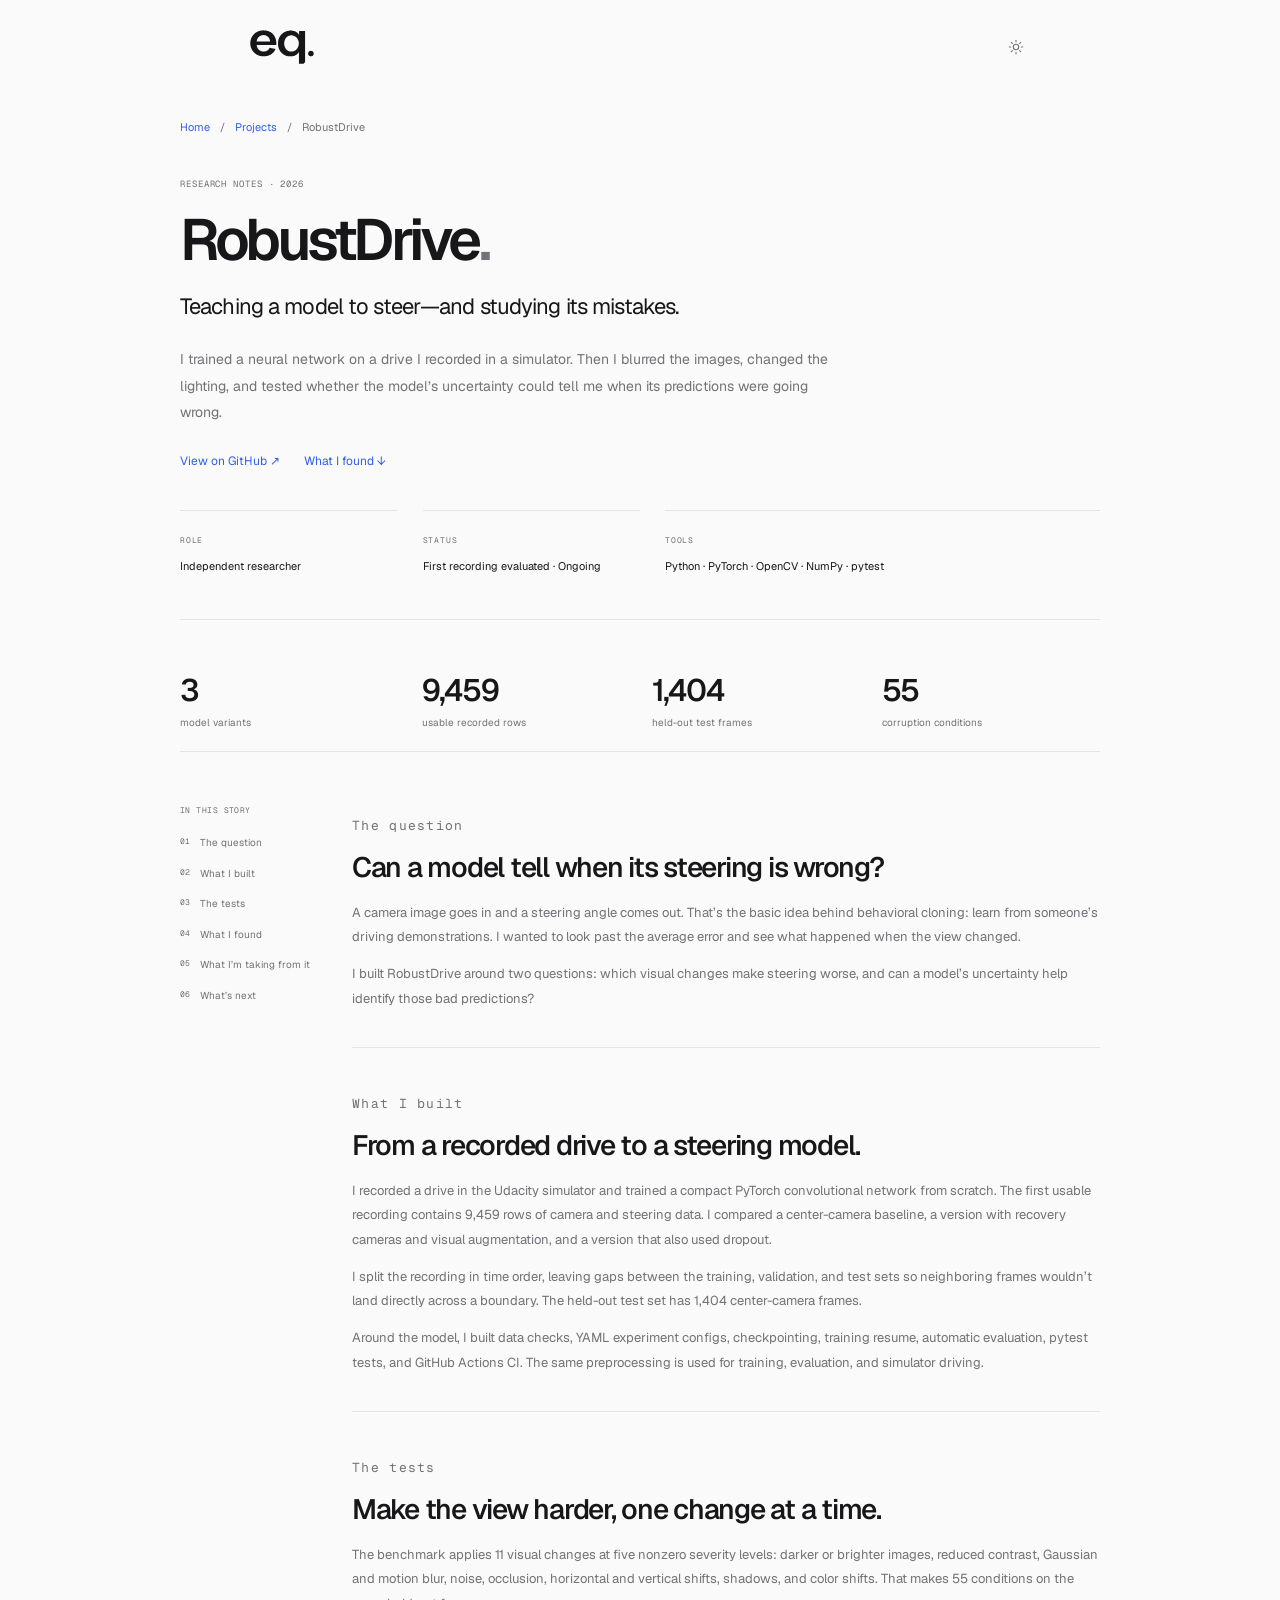
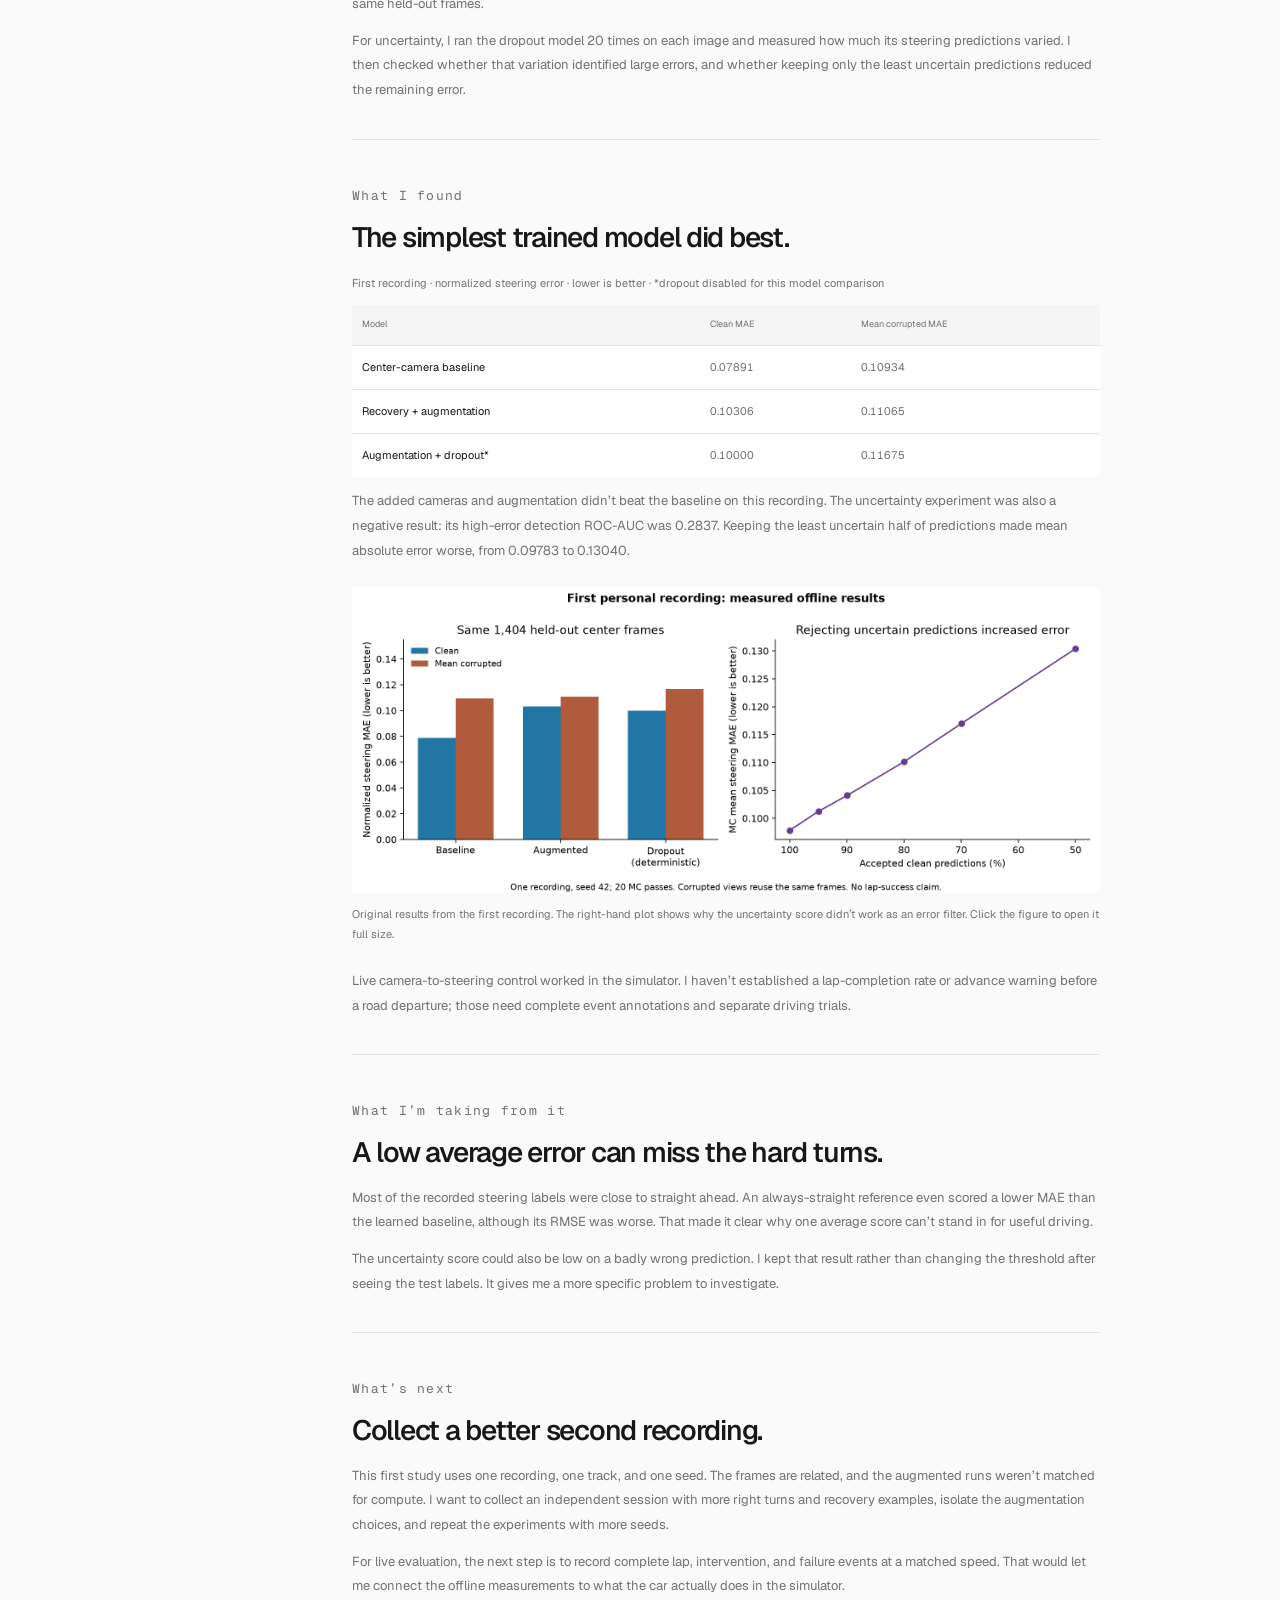
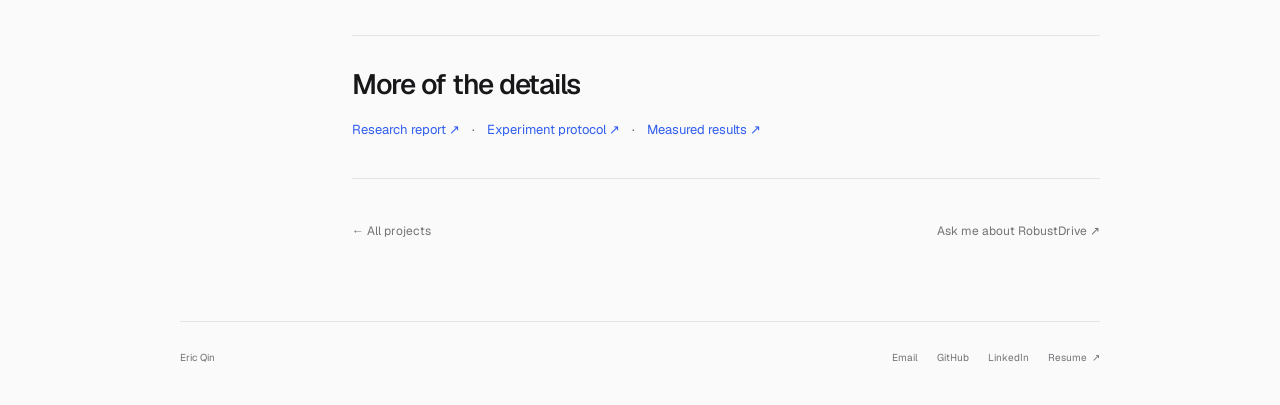
<file: robustdrive/index.html>
<!doctype html>
<html lang="en">
<head><meta charset="utf-8"><meta name="viewport" content="width=device-width, initial-scale=1"><meta name="description" content="Eric Qin’s simulator research into learned steering, visual robustness, and whether model uncertainty can identify mistakes."><meta name="theme-color" content="#fafafa"><meta property="og:title" content="RobustDrive — Eric Qin"><meta property="og:description" content="Eric Qin’s simulator research into learned steering, visual robustness, and whether model uncertainty can identify mistakes."><title>RobustDrive — Eric Qin</title><link rel="icon" href="/favicon.ico?v=20261016-copy" sizes="any"><link rel="icon" href="/favicon.svg?v=20261016-copy" type="image/svg+xml"><link rel="apple-touch-icon" href="/apple-touch-icon.png?v=20261016-copy"><link rel="stylesheet" href="/styles.css"><link rel="stylesheet" href="/quiet.css?v=20261016-copy"><script src="/theme.js"></script><script src="/app.js" defer></script><link rel="stylesheet" href="/editorial.css?v=20261016-copy"></head>
<body class="quiet-site case-page">
<a class="skip-link" href="#main">Skip to content</a>
<header class="quiet-header"><a class="quiet-logo" href="/" aria-label="Eric Qin home"><img class="logo-light" src="/assets/eq-logo.svg" alt="eq." width="64" height="36"><img class="logo-dark" src="/assets/eq-logo-dark.svg" alt="eq." width="64" height="36"></a><div class="header-controls"><button class="quiet-theme" data-theme-toggle aria-label="Switch to dark theme"><i data-icon="sun"></i></button></div></header>
<main id="main" class="container case-container">
<div class="case-breadcrumb"><a href="/">Home</a><span aria-hidden="true">/</span><a href="/work/">Projects</a><span aria-hidden="true">/</span><span>RobustDrive</span></div>
    <div class="case-hero"><p class="eyebrow">RESEARCH NOTES · 2026</p><h1>RobustDrive<span class="muted">.</span></h1><p class="case-subtitle">Teaching a model to steer—and studying its mistakes.</p><p>I trained a neural network on a drive I recorded in a simulator. Then I blurred the images, changed the lighting, and tested whether the model’s uncertainty could tell me when its predictions were going wrong.</p><div class="case-hero-actions"><a href="https://github.com/ericqin0816/RobustDrive" target="_blank" rel="noopener noreferrer">View on GitHub ↗</a><a href="#results">What I found ↓</a></div><div class="case-meta"><div><span class="mono">ROLE</span><p>Independent researcher</p></div><div><span class="mono">STATUS</span><p>First recording evaluated · Ongoing</p></div><div><span class="mono">TOOLS</span><p>Python · PyTorch · OpenCV · NumPy · pytest</p></div></div></div>
    <div class="case-stat-grid"><div><strong>3</strong><p>model variants</p></div><div><strong>9,459</strong><p>usable recorded rows</p></div><div><strong>1,404</strong><p>held-out test frames</p></div><div><strong>55</strong><p>corruption conditions</p></div></div><div class="case-layout"><nav class="case-toc" aria-label="Page contents"><span class="mono">IN THIS STORY</span><a href="#question"><span>01</span>The question</a><a href="#build"><span>02</span>What I built</a><a href="#testing"><span>03</span>The tests</a><a href="#results"><span>04</span>What I found</a><a href="#lesson"><span>05</span>What I’m taking from it</a><a href="#next"><span>06</span>What’s next</a></nav><div class="case-body"><section id="question"><p class="eyebrow">The question</p><h2>Can a model tell when its steering is wrong?</h2><p>A camera image goes in and a steering angle comes out. That’s the basic idea behind behavioral cloning: learn from someone’s driving demonstrations. I wanted to look past the average error and see what happened when the view changed.</p><p>I built RobustDrive around two questions: which visual changes make steering worse, and can a model’s uncertainty help identify those bad predictions?</p></section><section id="build"><p class="eyebrow">What I built</p><h2>From a recorded drive to a steering model.</h2><p>I recorded a drive in the Udacity simulator and trained a compact PyTorch convolutional network from scratch. The first usable recording contains 9,459 rows of camera and steering data. I compared a center-camera baseline, a version with recovery cameras and visual augmentation, and a version that also used dropout.</p><p>I split the recording in time order, leaving gaps between the training, validation, and test sets so neighboring frames wouldn’t land directly across a boundary. The held-out test set has 1,404 center-camera frames.</p><p>Around the model, I built data checks, YAML experiment configs, checkpointing, training resume, automatic evaluation, pytest tests, and GitHub Actions CI. The same preprocessing is used for training, evaluation, and simulator driving.</p></section><section id="testing"><p class="eyebrow">The tests</p><h2>Make the view harder, one change at a time.</h2><p>The benchmark applies 11 visual changes at five nonzero severity levels: darker or brighter images, reduced contrast, Gaussian and motion blur, noise, occlusion, horizontal and vertical shifts, shadows, and color shifts. That makes 55 conditions on the same held-out frames.</p><p>For uncertainty, I ran the dropout model 20 times on each image and measured how much its steering predictions varied. I then checked whether that variation identified large errors, and whether keeping only the least uncertain predictions reduced the remaining error.</p></section><section id="results"><p class="eyebrow">What I found</p><h2>The simplest trained model did best.</h2><div class="test-table-wrap"><table class="test-table"><caption>First recording · normalized steering error · lower is better · *dropout disabled for this model comparison</caption><thead><tr><th scope="col">Model</th><th scope="col">Clean MAE</th><th scope="col">Mean corrupted MAE</th></tr></thead><tbody><tr><th scope="row">Center-camera baseline</th><td>0.07891</td><td>0.10934</td></tr><tr><th scope="row">Recovery + augmentation</th><td>0.10306</td><td>0.11065</td></tr><tr><th scope="row">Augmentation + dropout*</th><td>0.10000</td><td>0.11675</td></tr></tbody></table></div><p>The added cameras and augmentation didn’t beat the baseline on this recording. The uncertainty experiment was also a negative result: its high-error detection ROC-AUC was 0.2837. Keeping the least uncertain half of predictions made mean absolute error worse, from 0.09783 to 0.13040.</p><figure class="research-figure"><a href="/assets/research/robustdrive-first-recording.png" target="_blank" rel="noopener noreferrer" aria-label="Open full-size figure: Offline error for three steering models and a curve showing increased error as uncertain predictions are rejected"><img src="/assets/research/robustdrive-first-recording.png" alt="Offline error for three steering models and a curve showing increased error as uncertain predictions are rejected" loading="lazy" width="1760" height="720"></a><figcaption>Original results from the first recording. The right-hand plot shows why the uncertainty score didn’t work as an error filter. Click the figure to open it full size.</figcaption></figure><p>Live camera-to-steering control worked in the simulator. I haven’t established a lap-completion rate or advance warning before a road departure; those need complete event annotations and separate driving trials.</p></section><section id="lesson"><p class="eyebrow">What I’m taking from it</p><h2>A low average error can miss the hard turns.</h2><p>Most of the recorded steering labels were close to straight ahead. An always-straight reference even scored a lower MAE than the learned baseline, although its RMSE was worse. That made it clear why one average score can’t stand in for useful driving.</p><p>The uncertainty score could also be low on a badly wrong prediction. I kept that result rather than changing the threshold after seeing the test labels. It gives me a more specific problem to investigate.</p></section><section id="next"><p class="eyebrow">What’s next</p><h2>Collect a better second recording.</h2><p>This first study uses one recording, one track, and one seed. The frames are related, and the augmented runs weren’t matched for compute. I want to collect an independent session with more right turns and recovery examples, isolate the augmentation choices, and repeat the experiments with more seeds.</p><p>For live evaluation, the next step is to record complete lap, intervention, and failure events at a matched speed. That would let me connect the offline measurements to what the car actually does in the simulator.</p></section>
    <section id="sources"><h2>More of the details</h2><p><a href="https://github.com/ericqin0816/RobustDrive/blob/main/reports/research_report.md" target="_blank" rel="noopener noreferrer">Research report ↗</a> · <a href="https://github.com/ericqin0816/RobustDrive/blob/main/docs/experimental_protocol.md" target="_blank" rel="noopener noreferrer">Experiment protocol ↗</a> · <a href="https://github.com/ericqin0816/RobustDrive/tree/main/reports/results/first_recording" target="_blank" rel="noopener noreferrer">Measured results ↗</a></p></section><div class="case-bottom"><a class="quiet-inline" href="/work/">← All projects</a><a class="quiet-inline" href="mailto:ericqin0816@gmail.com">Ask me about RobustDrive ↗</a></div></div></div>
</main>
<footer class="quiet-footer"><span>Eric Qin</span><div><a href="mailto:ericqin0816@gmail.com">Email</a><a href="https://github.com/ericqin0816" target="_blank" rel="noopener noreferrer">GitHub</a><a href="https://www.linkedin.com/in/eric-qin-01415741b/" target="_blank" rel="noopener noreferrer">LinkedIn</a><a href="/Eric-Qin-Resume.pdf?v=20261014-cv4" target="_blank" rel="noopener noreferrer">Resume <span aria-hidden="true">↗</span></a></div></footer>

</body></html>
</file>
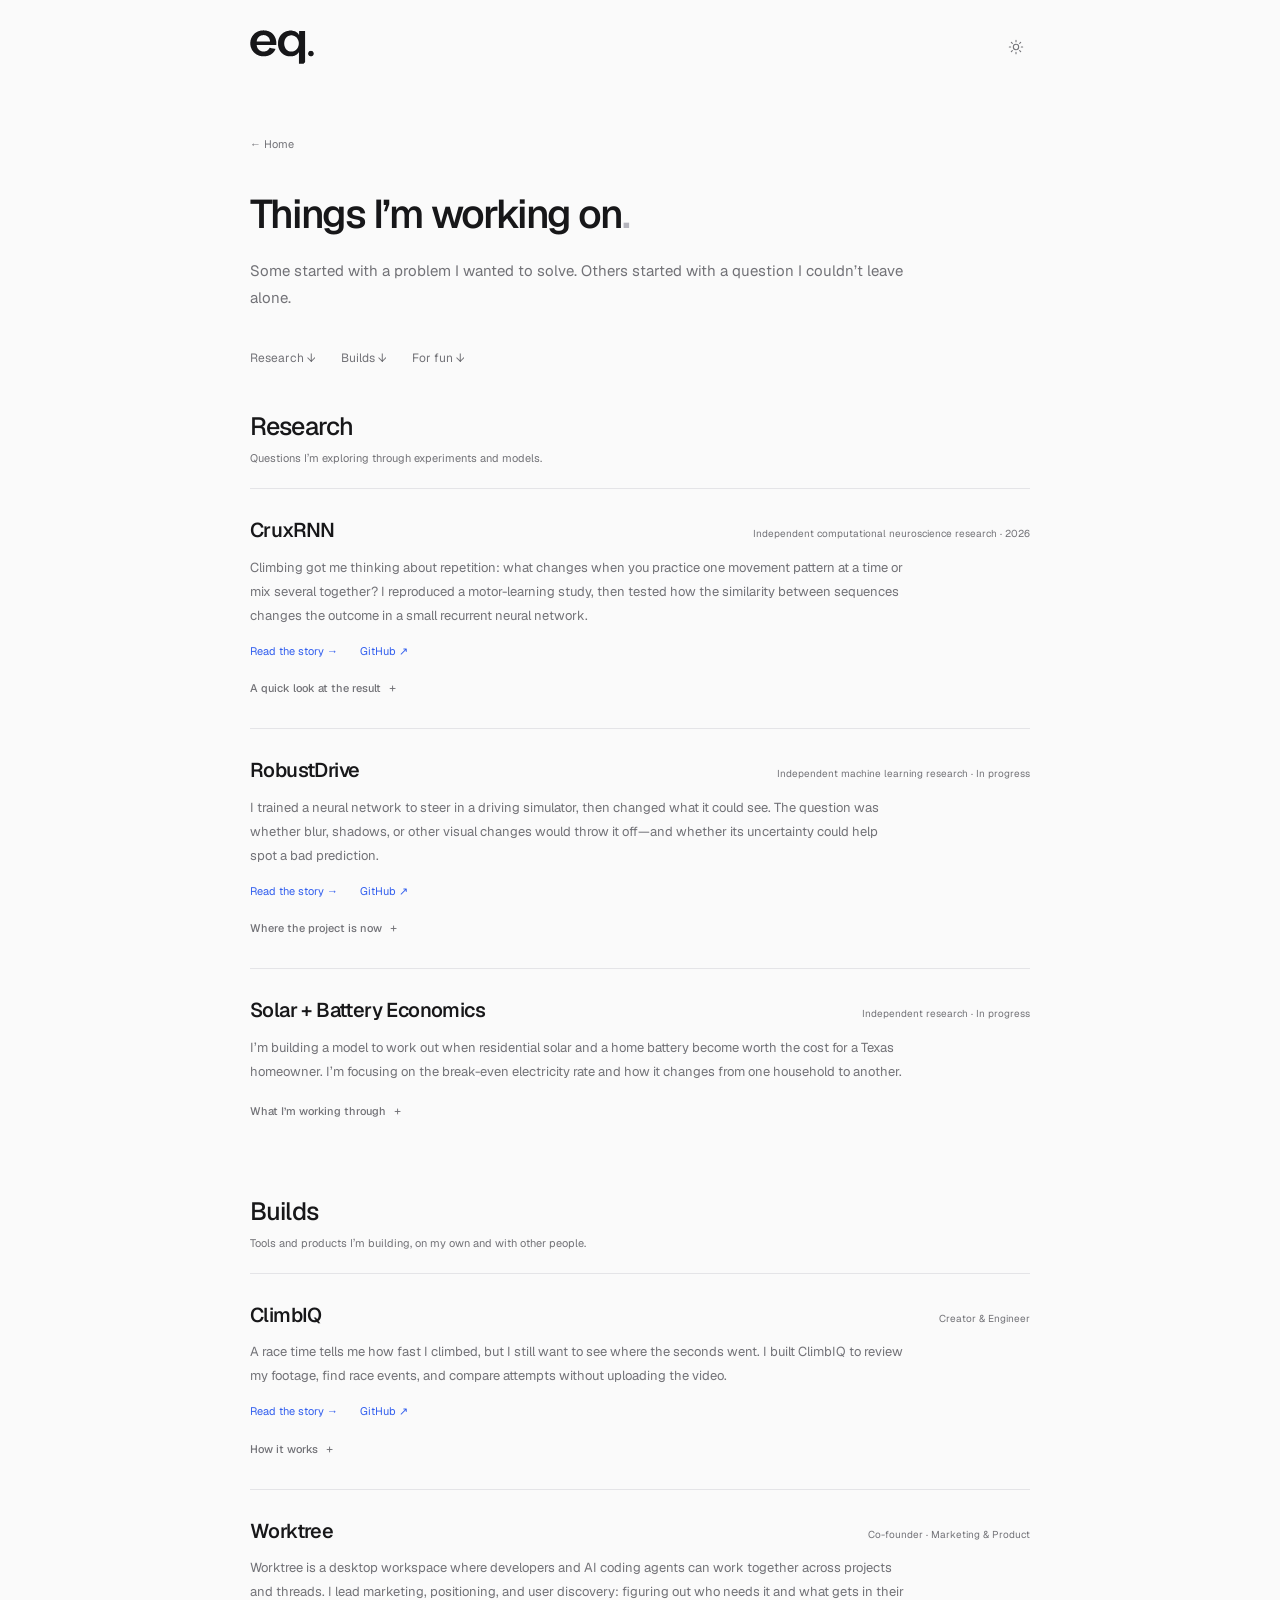
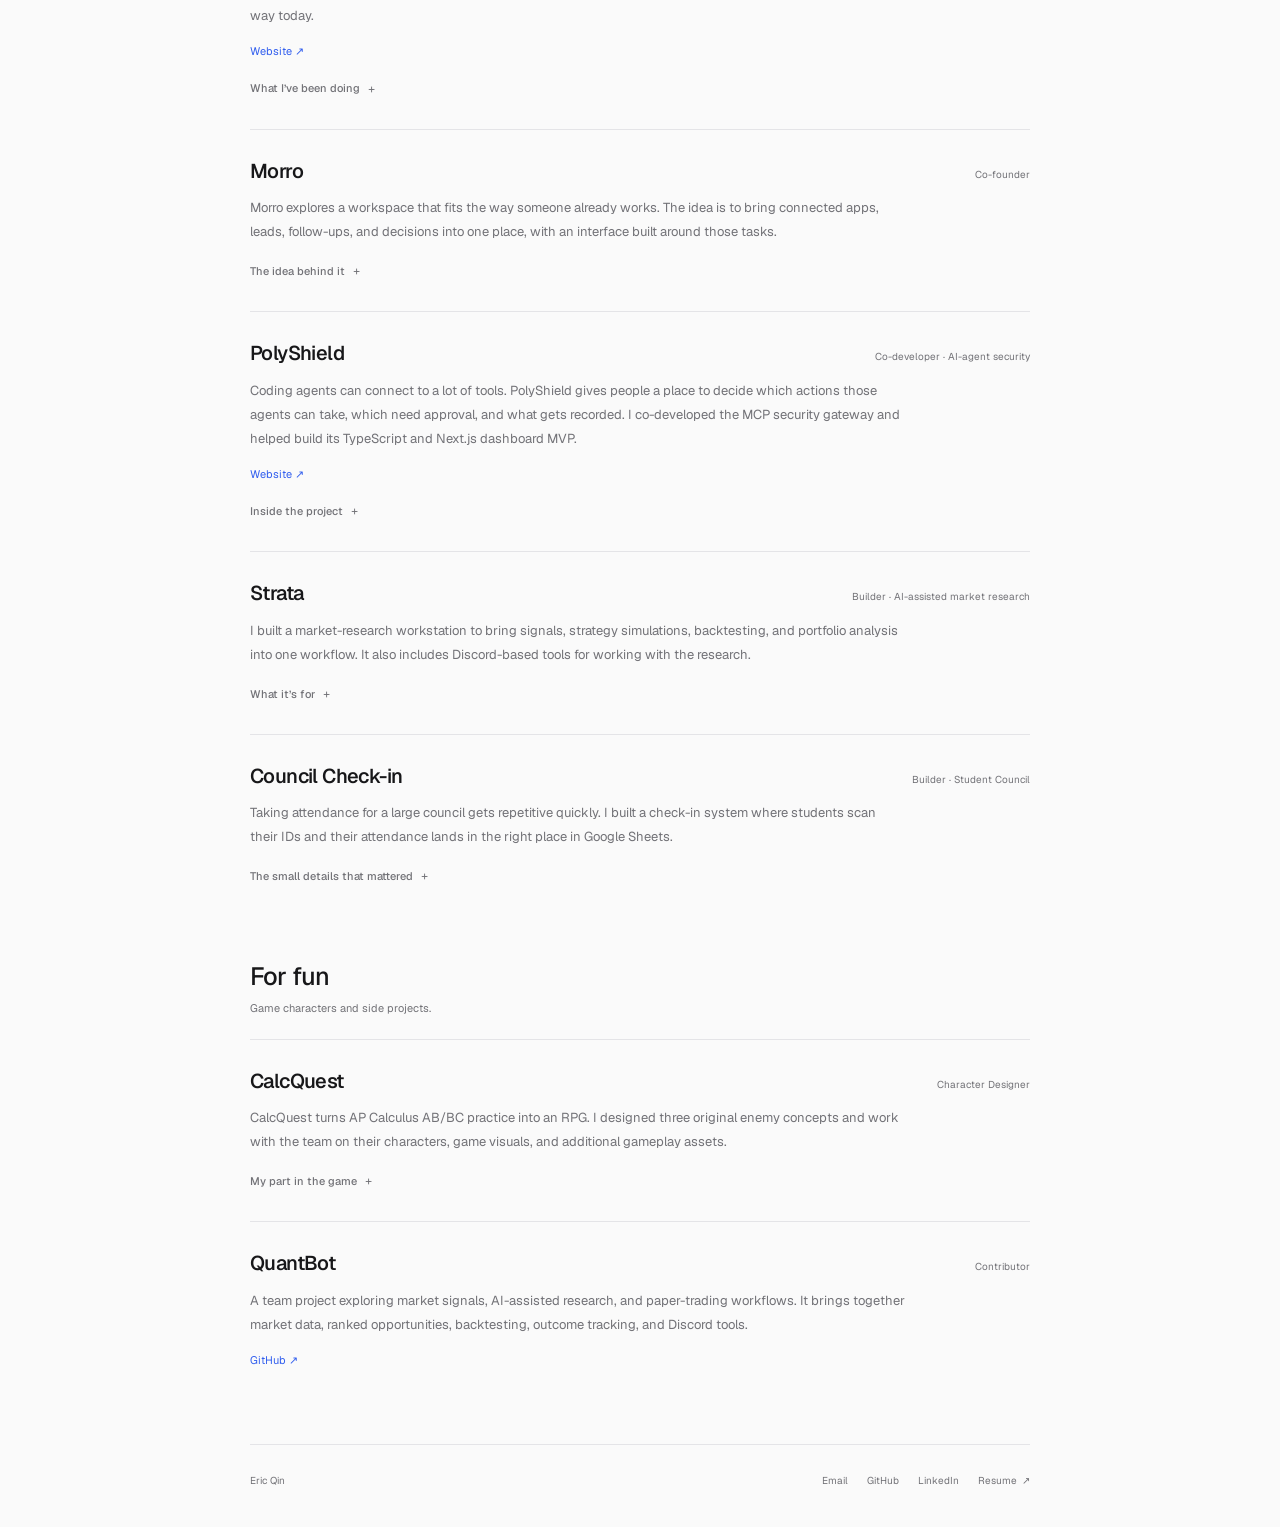
<file: work/index.html>
<!doctype html>
<html lang="en"><head><meta charset="utf-8"><meta name="viewport" content="width=device-width, initial-scale=1"><meta name="description" content="Research, projects, and experiments by Eric Qin: CruxRNN, RobustDrive, ClimbIQ, Worktree, PolyShield, Strata, and more."><meta name="theme-color" content="#fafafa"><meta property="og:title" content="Projects — Eric Qin"><meta property="og:description" content="Research, projects, and experiments by Eric Qin: CruxRNN, RobustDrive, ClimbIQ, Worktree, PolyShield, Strata, and more."><title>Projects — Eric Qin</title><link rel="icon" href="/favicon.ico?v=20261016-copy" sizes="any"><link rel="icon" href="/favicon.svg?v=20261016-copy" type="image/svg+xml"><link rel="apple-touch-icon" href="/apple-touch-icon.png?v=20261016-copy"><link rel="stylesheet" href="/styles.css"><link rel="stylesheet" href="/quiet.css?v=20261016-copy"><script src="/theme.js"></script><script src="/app.js" defer></script><link rel="stylesheet" href="/editorial.css?v=20261016-copy"></head><body class="quiet-site "><a class="skip-link" href="#main">Skip to content</a><header class="quiet-header"><a class="quiet-logo" href="/" aria-label="Eric Qin home"><img class="logo-light" src="/assets/eq-logo.svg" alt="eq." width="64" height="36"><img class="logo-dark" src="/assets/eq-logo-dark.svg" alt="eq." width="64" height="36"></a><div class="header-controls"><button class="quiet-theme" data-theme-toggle aria-label="Switch to dark theme"><i data-icon="sun"></i></button></div></header><main id="main" class="quiet-main">
<div class="quiet-page-intro"><a class="quiet-back" href="/">← Home</a><h1>Things I’m working on<span>.</span></h1><p>Some started with a problem I wanted to solve. Others started with a question I couldn’t leave alone.</p></div><nav class="project-index" aria-label="Project categories"><a href="#research-title">Research ↓</a><a href="#builds-title">Builds ↓</a><a href="#fun-title">For fun ↓</a></nav><section class="project-category" id="research" aria-labelledby="research-title"><div class="project-category-heading"><h2 id="research-title">Research</h2><p>Questions I’m exploring through experiments and models.</p></div><div class="quiet-work-list"><article class="quiet-work-entry" id="crux-rnn"><div class="quiet-entry-title"><h3>CruxRNN</h3><span>Independent computational neuroscience research · 2026</span></div><p>Climbing got me thinking about repetition: what changes when you practice one movement pattern at a time or mix several together? I reproduced a motor-learning study, then tested how the similarity between sequences changes the outcome in a small recurrent neural network.</p>
    <div class="quiet-entry-links"><a href="/crux-rnn/">Read the story →</a><a href="https://github.com/ericqin0816/crux-rnn" target="_blank" rel="noopener noreferrer">GitHub ↗</a></div>
    <details><summary>A quick look at the result <span aria-hidden="true">+</span></summary><div class="quiet-detail"><p>The final experiment used 120 paired runs, or 240 trained networks. The average interleaving advantage in held-out action accuracy grew from 2.1 to 38.9 percentage points as sequences became less alike. This is a result about the model; the study did not test human learning or climbing performance.</p></div></details></article>
<article class="quiet-work-entry" id="robustdrive"><div class="quiet-entry-title"><h3>RobustDrive</h3><span>Independent machine learning research · In progress</span></div><p>I trained a neural network to steer in a driving simulator, then changed what it could see. The question was whether blur, shadows, or other visual changes would throw it off—and whether its uncertainty could help spot a bad prediction.</p>
    <div class="quiet-entry-links"><a href="/robustdrive/">Read the story →</a><a href="https://github.com/ericqin0816/RobustDrive" target="_blank" rel="noopener noreferrer">GitHub ↗</a></div>
    <details><summary>Where the project is now <span aria-hidden="true">+</span></summary><div class="quiet-detail"><p>The first recording has been evaluated across three models and 55 corrupted-image conditions. The simplest trained model performed best, and the dropout uncertainty score did not reliably catch large steering errors. The research page walks through those results and the next tests.</p></div></details></article>
<article class="quiet-work-entry" id="solar-research"><div class="quiet-entry-title"><h3>Solar + Battery Economics</h3><span>Independent research · In progress</span></div><p>I’m building a model to work out when residential solar and a home battery become worth the cost for a Texas homeowner. I’m focusing on the break-even electricity rate and how it changes from one household to another.</p>

    <details><summary>What I’m working through <span aria-hidden="true">+</span></summary><div class="quiet-detail"><p>The same system can make sense for one home and be a poor fit for another. I’m varying system cost, electricity use, utility rates, and battery assumptions to see which inputs move the break-even threshold the most.</p><p>The study is still in progress: literature review, methodology, data collection, sensitivity analysis, and validation. I don’t have a final result to share yet.</p></div></details></article></div></section><section class="project-category" id="builds" aria-labelledby="builds-title"><div class="project-category-heading"><h2 id="builds-title">Builds</h2><p>Tools and products I’m building, on my own and with other people.</p></div><div class="quiet-work-list"><article class="quiet-work-entry" id="climbiq"><div class="quiet-entry-title"><h3>ClimbIQ</h3><span>Creator &amp; Engineer</span></div><p>A race time tells me how fast I climbed, but I still want to see where the seconds went. I built ClimbIQ to review my footage, find race events, and compare attempts without uploading the video.</p>
    <div class="quiet-entry-links"><a href="/climbiq/">Read the story →</a><a href="https://github.com/ericqin0816/ClimbIQ" target="_blank" rel="noopener noreferrer">GitHub ↗</a></div>
    <details><summary>How it works <span aria-hidden="true">+</span></summary><div class="quiet-detail"><p>Timing-light changes, audio cues, and MediaPipe Pose help suggest race events and split times. I can step through the footage and correct a marker when the signals disagree. Attempts save on the device and can be compared or exported.</p><p>Built with React, TypeScript, Vite, Canvas, Web Audio, and WebAssembly. Testing covered 11 source recordings, 30 altered video variants, 126 frame-seeking and pixel checks, and more than 230 automated trials under noisy conditions.</p></div></details></article>
<article class="quiet-work-entry" id="worktree"><div class="quiet-entry-title"><h3>Worktree</h3><span>Co-founder · Marketing &amp; Product</span></div><p>Worktree is a desktop workspace where developers and AI coding agents can work together across projects and threads. I lead marketing, positioning, and user discovery: figuring out who needs it and what gets in their way today.</p>
    <div class="quiet-entry-links"><a href="https://tryworktree.com" target="_blank" rel="noopener noreferrer">Website ↗</a></div>
    <details><summary>What I’ve been doing <span aria-hidden="true">+</span></summary><div class="quiet-detail"><p>I’ve spoken with more than 20 prospective users about their developer workflows, how they coordinate agents, and where they lose context. Those conversations help shape the product and how we explain it.</p><p>I also do developer and founder outreach, including connecting with a YC-backed founder for early feedback.</p></div></details></article>
<article class="quiet-work-entry" id="morro"><div class="quiet-entry-title"><h3>Morro</h3><span>Co-founder</span></div><p>Morro explores a workspace that fits the way someone already works. The idea is to bring connected apps, leads, follow-ups, and decisions into one place, with an interface built around those tasks.</p>

    <details><summary>The idea behind it <span aria-hidden="true">+</span></summary><div class="quiet-detail"><p>A person’s work rarely stays inside one app. We’re exploring how connected information can be organized around the things they’re actually trying to get done.</p></div></details></article>
<article class="quiet-work-entry" id="polyshield"><div class="quiet-entry-title"><h3>PolyShield</h3><span>Co-developer · AI-agent security</span></div><p>Coding agents can connect to a lot of tools. PolyShield gives people a place to decide which actions those agents can take, which need approval, and what gets recorded. I co-developed the MCP security gateway and helped build its TypeScript and Next.js dashboard MVP.</p>
    <div class="quiet-entry-links"><a href="https://polyshield.vercel.app/" target="_blank" rel="noopener noreferrer">Website ↗</a></div>
    <details><summary>Inside the project <span aria-hidden="true">+</span></summary><div class="quiet-detail"><p>An agent’s tool request passes through policy checks before it runs. The team project includes tool controls, human approval flows, audit records, credential isolation, a local runner, and Slack alerts.</p></div></details></article>
<article class="quiet-work-entry" id="strata"><div class="quiet-entry-title"><h3>Strata</h3><span>Builder · AI-assisted market research</span></div><p>I built a market-research workstation to bring signals, strategy simulations, backtesting, and portfolio analysis into one workflow. It also includes Discord-based tools for working with the research.</p>

    <details><summary>What it’s for <span aria-hidden="true">+</span></summary><div class="quiet-detail"><p>Strata gives me a place to investigate market ideas and compare how a strategy behaved on historical data. The simulations are part of the research process; they don’t tell me what future returns will be.</p></div></details></article>
<article class="quiet-work-entry" id="attendance"><div class="quiet-entry-title"><h3>Council Check-in</h3><span>Builder · Student Council</span></div><p>Taking attendance for a large council gets repetitive quickly. I built a check-in system where students scan their IDs and their attendance lands in the right place in Google Sheets.</p>

    <details><summary>The small details that mattered <span aria-hidden="true">+</span></summary><div class="quiet-detail"><p>The setup uses a USB barcode scanner, a Chromebook, Google Sheets, and Google Apps Script. Members are rows and meetings are columns.</p><p>Most of the work was making ordinary mistakes manageable: duplicate scans, unknown IDs, the wrong meeting column, and accidental new rows.</p></div></details></article></div></section><section class="project-category" id="fun" aria-labelledby="fun-title"><div class="project-category-heading"><h2 id="fun-title">For fun</h2><p>Game characters and side projects.</p></div><div class="quiet-work-list"><article class="quiet-work-entry" id="calcquest"><div class="quiet-entry-title"><h3>CalcQuest</h3><span>Character Designer</span></div><p>CalcQuest turns AP Calculus AB/BC practice into an RPG. I designed three original enemy concepts and work with the team on their characters, game visuals, and additional gameplay assets.</p>

    <details><summary>My part in the game <span aria-hidden="true">+</span></summary><div class="quiet-detail"><p>I focus on the art: developing enemy designs, iterating on them with the developers, and helping the characters feel like they belong in the same game.</p></div></details></article>
<article class="quiet-work-entry" id="quantbot"><div class="quiet-entry-title"><h3>QuantBot</h3><span>Contributor</span></div><p>A team project exploring market signals, AI-assisted research, and paper-trading workflows. It brings together market data, ranked opportunities, backtesting, outcome tracking, and Discord tools.</p>
    <div class="quiet-entry-links"><a href="https://github.com/omgbroops/QuantBot" target="_blank" rel="noopener noreferrer">GitHub ↗</a></div>
    </article></div></section>
</main><footer class="quiet-footer"><span>Eric Qin</span><div><a href="mailto:ericqin0816@gmail.com">Email</a><a href="https://github.com/ericqin0816" target="_blank" rel="noopener noreferrer">GitHub</a><a href="https://www.linkedin.com/in/eric-qin-01415741b/" target="_blank" rel="noopener noreferrer">LinkedIn</a><a href="/Eric-Qin-Resume.pdf?v=20261014-cv4" target="_blank" rel="noopener noreferrer">Resume <span aria-hidden="true">↗</span></a></div></footer></body></html>
</file>
<file: styles.css>
@font-face{font-family:'Geist';font-style:normal;font-weight:400 800;font-display:swap;src:url('/fonts/geist-latin.woff2') format('woff2')}
@font-face{font-family:'Geist Mono';font-style:normal;font-weight:400 500;font-display:swap;src:url('/fonts/geist-mono-latin.woff2') format('woff2')}
:root{color-scheme:light;--bg:#fafafa;--surface:#fff;--surface-alt:#f5f5f5;--text:#171719;--muted:#727277;--border:#e4e4e7;--strong-border:#d6d6da;--accent:#315eee;--dark:#171719;--dark-text:#fafafa;--soft-blue:#f0f4fc;--green:#548c68;--shadow:0 2px 4px #00000003,0 6px 20px #00000003;--sans:'Geist',-apple-system,BlinkMacSystemFont,'Segoe UI',sans-serif;--mono:'Geist Mono',ui-monospace,SFMono-Regular,Consolas,monospace}
:root[data-theme=dark]{color-scheme:dark;--bg:#101011;--surface:#161618;--surface-alt:#1c1c1f;--text:#efeff1;--muted:#a0a0a8;--border:#2c2c31;--strong-border:#44444c;--accent:#8fa9ff;--dark:#f2f2f4;--dark-text:#171719;--soft-blue:#181e2a;--green:#88bb9c;--shadow:none}
*{box-sizing:border-box}html{scroll-behavior:smooth;scroll-padding-top:100px}body{margin:0;background:var(--bg);color:var(--text);font-family:var(--sans);font-size:14px;line-height:1.6;-webkit-font-smoothing:antialiased}a{color:inherit;text-decoration:none}button,input{font:inherit}button,a{-webkit-tap-highlight-color:transparent}button{color:inherit;cursor:pointer}button:disabled{cursor:default}button,i{flex-shrink:0}button{border:0;background:none}svg{display:block;width:20px;height:20px}i[data-icon]{display:inline-flex;align-items:center;justify-content:center;font-style:normal}p,h1,h2,h3,h4{margin:0}p{color:var(--muted)}h1,h2,h3,h4{font-weight:600;letter-spacing:-.045em;line-height:1.2}::selection{background:#d9e3ff;color:#171719}a,button,summary{touch-action:manipulation}a:focus-visible,button:focus-visible,summary:focus-visible,input:focus-visible{outline:2px solid var(--accent);outline-offset:5px}a:hover{color:var(--accent)}[hidden]{display:none!important}.container{max-width:1184px;width:calc(100% - 96px);margin-inline:auto}.mono{font-family:var(--mono);font-size:10px;letter-spacing:.055em;line-height:1.6}.muted{color:var(--muted)}.sr-only{position:absolute;width:1px;height:1px;padding:0;margin:-1px;overflow:hidden;clip:rect(0,0,0,0);white-space:nowrap;border:0}.skip-link{position:fixed;left:16px;top:-60px;background:var(--dark);color:var(--dark-text);padding:10px 18px;border-radius:6px;z-index:99}.skip-link:focus{top:10px}.status-dot{width:6px;height:6px;display:inline-block;background:var(--green);border-radius:100%;flex-shrink:0}.button{display:inline-flex;align-items:center;justify-content:center;gap:12px;border:1px solid transparent;padding:11px 18px;min-height:42px;font-size:12px;line-height:1.3;font-weight:550;border-radius:7px;white-space:nowrap;transition:background .15s,border-color .15s,transform .15s}.button:hover{transform:translateY(-1px)}.button svg{width:16px;height:16px}.button-dark{background:var(--dark);color:var(--dark-text)}.button-dark:hover{background:var(--text);color:var(--dark-text);opacity:.85}.button-outline{background:var(--surface);border-color:var(--border)}.button-outline:hover{background:var(--surface-alt);color:var(--text);border-color:var(--strong-border)}.button-small{padding:8px 13px;font-size:11px;min-height:33px}.icon-button{display:inline-flex;align-items:center;justify-content:center;width:33px;height:33px;border-radius:6px}.icon-button:hover{color:var(--text);background:var(--surface-alt)}.icon-button svg{width:17px;height:17px}.text-link{color:var(--accent);font-size:12px;font-weight:500;display:inline-flex;align-items:center;gap:8px}.text-link:hover{color:var(--accent);text-decoration:underline;text-underline-offset:4px}.text-link svg{width:16px;height:16px}.badge{display:inline-flex;align-items:center;gap:6px;background:var(--surface-alt);border:1px solid var(--border);padding:3px 8px;border-radius:5px;font-size:10px;font-weight:500;line-height:1.5;letter-spacing:0;color:var(--text)}
.site-header{height:68px;position:sticky;top:0;z-index:20;background:color-mix(in srgb,var(--bg) 92%,transparent);backdrop-filter:blur(16px);border-bottom:1px solid var(--border)}.header-inner{max-width:1440px;width:calc(100% - 80px);height:100%;margin:auto;display:flex;align-items:center;gap:40px}.wordmark{display:flex;align-items:center}.logo-mark{font-size:25px;font-weight:750;letter-spacing:-2px;color:var(--text);line-height:1}.logo-mark span{color:var(--muted)}.desktop-nav{display:flex;align-items:center;gap:26px;font-size:12px;color:var(--muted)}.desktop-nav a:hover{color:var(--text)}.header-actions{margin-left:auto;display:flex;align-items:center;gap:9px}.search-trigger{display:flex;align-items:center;gap:8px;color:var(--muted);font-size:11px;border:1px solid var(--border);background:var(--surface);padding:6px 8px;border-radius:6px;margin-right:8px;width:175px}.search-trigger svg{width:13px;height:13px}.search-trigger kbd{margin-left:auto}kbd{font-family:var(--mono);font-size:9px;border:1px solid var(--border);border-radius:4px;min-width:24px;padding:0 4px;background:var(--surface-alt);color:var(--muted)}.nav-divider{height:16px;width:1px;background:var(--border);margin-inline:3px}.mobile-menu-toggle{display:none}.mobile-nav{padding:18px 24px;display:flex;flex-direction:column;gap:15px;border-bottom:1px solid var(--border);background:var(--bg)}
.hero{padding-top:71px;padding-bottom:0;text-align:center}.hero-note{display:inline-flex;align-items:center;gap:9px;font-size:11px;color:var(--muted);background:var(--surface);border:1px solid var(--border);border-radius:30px;padding:5px 11px}.hero-note:hover{border-color:var(--strong-border);color:var(--text)}.hero-note>span:last-child{padding-left:5px;color:var(--text)}.hero h1{font-size:clamp(64px,7.6vw,100px);line-height:1.08;letter-spacing:-.065em;font-weight:650;margin-top:25px}.hero-period{color:#b5b5bd}.hero-roles{font-size:19px;font-weight:450;margin-top:12px;color:var(--text);letter-spacing:-.025em}.hero-roles span{margin:0 7px;color:#aaaab0}.hero-intro{font-size:16px;line-height:1.75;letter-spacing:-.02em;margin:18px auto 0}.hero-buttons{display:flex;align-items:center;justify-content:center;gap:10px;margin-top:27px}.resume-link{color:var(--muted);margin-left:7px}.hero-footnote{margin-top:72px;display:flex;align-items:center;justify-content:space-between;padding-bottom:22px;border-bottom:1px solid var(--border);color:var(--muted);text-align:left}.hero-footnote .mono{font-size:9px;letter-spacing:.12em}.hero-footnote a{border:1px solid var(--border);border-radius:50%;width:28px;height:28px;display:flex;align-items:center;justify-content:center}.hero-footnote a svg{width:13px;height:13px}.section{padding-top:62px}.section-top{display:flex;align-items:flex-end;justify-content:space-between;gap:24px;margin-bottom:27px}.eyebrow{display:flex;align-items:center;gap:11px;font-size:10px;font-family:var(--mono);letter-spacing:.1em;margin-bottom:12px;color:var(--muted)}.eyebrow>span:not(.status-dot){color:#aaaab1;padding-right:9px;border-right:1px solid var(--strong-border)}.section-top h2,.about-intro h2{font-size:30px;font-weight:550;letter-spacing:-.045em}.section-description{font-size:12px;line-height:1.7;text-align:right;padding-bottom:2px}
.featured-project{display:grid;grid-template-columns:1fr 1fr;border:1px solid var(--border);border-radius:11px;overflow:hidden;background:var(--surface);box-shadow:var(--shadow)}.featured-copy{padding:28px 30px 30px}.card-topline{display:flex;align-items:center;justify-content:space-between;gap:12px}.card-topline>i svg{width:16px;height:16px;color:var(--muted)}.project-title-row{display:flex;gap:10px;align-items:center;margin-top:25px}.project-symbol{display:flex;align-items:center;justify-content:center;width:30px;height:30px;border:1px solid var(--border);border-radius:7px}.project-symbol svg{width:19px;height:19px}.project-title-row h3{font-size:29px}.project-subtitle{font-size:17px;color:var(--text);letter-spacing:-.025em;margin-top:9px}.role{font-family:var(--mono);font-size:9px;letter-spacing:.08em;margin-top:12px}.project-description{font-size:13px;line-height:1.8;margin-top:17px;max-width:460px}.stack{display:flex;flex-wrap:wrap;gap:5px;margin-top:17px}.stack span{font-family:var(--mono);font-size:9px;padding:3px 7px;background:var(--surface-alt);border:1px solid var(--border);border-radius:4px;color:var(--muted)}.featured-metrics{display:flex;gap:38px;margin-top:23px;padding-top:20px;border-top:1px solid var(--border)}.featured-metrics>div{display:flex;flex-direction:column;gap:4px}.featured-metrics strong{font-size:29px;line-height:1.2;font-weight:550;letter-spacing:-.06em}.featured-metrics strong span{font-size:21px;color:var(--muted)}.featured-metrics>div>span{font-size:10px;color:var(--muted)}.project-links{display:flex;align-items:center;gap:19px;margin-top:24px}.project-links .button{font-size:11px;padding:10px 12px;gap:16px;min-height:37px}.project-links .text-link{font-size:11px}
.climb-preview{padding:22px;background:var(--surface-alt);border-left:1px solid var(--border);display:flex;flex-direction:column;justify-content:center;min-width:0}.preview-chrome{display:flex;justify-content:space-between;align-items:center;padding:12px 14px;background:#202224;border:1px solid #373b3c;border-radius:8px 8px 0 0;color:#a1a8a6;font-size:9px;gap:8px}.preview-chrome>div{display:flex;align-items:center;gap:6px;white-space:nowrap}.preview-chrome strong{color:#ebefec;font-size:10px;font-weight:550}.mini-mark{color:#bde3c9;font-family:var(--mono);font-size:12px;margin-right:3px}.preview-slash{color:#737b77;margin:0 3px}.local-badge{font-family:var(--mono);font-size:7px;display:flex;align-items:center;gap:4px}.local-badge svg{width:10px;height:10px}.preview-body{background:#171b19;color:#b9c1bc;border:1px solid #373b3c;border-top:0;border-radius:0 0 8px 8px;padding:14px 14px 0}.inspector-toolbar{display:flex;justify-content:space-between;align-items:center;font-size:9px}.inspector-toolbar>span:first-child{display:flex;align-items:center;gap:6px}.inspector-toolbar .mono{font-size:7px;letter-spacing:.1em;color:#7e8982}.wall-diagram{margin-top:14px;position:relative;border:1px solid #333c36;border-radius:5px;overflow:hidden;color:#5e7366}.wall-diagram svg{width:100%;height:auto;min-height:170px;max-height:248px;background:radial-gradient(ellipse at center,#26362c,#171e19)}.wall-grid{opacity:.45}.motion-trail{fill:none;stroke:#759884;stroke-width:1.8;stroke-dasharray:5 5;opacity:.65}.holds path{fill:#455a4a;stroke:#779880;stroke-width:1}.pose-skeleton{fill:#cdf1d4;stroke:#cdf1d4;stroke-width:2;stroke-linecap:round}.pose-skeleton path{fill:none}.diagram-annotations{stroke:#688874;stroke-width:.7;fill:#99bca4;font-family:var(--mono);font-size:7px}.diagram-annotations text{stroke:none}.frame-corners{fill:none;stroke:#88a894;stroke-width:1}.schematic-label{position:absolute;bottom:8px;right:10px;font-family:var(--mono);font-size:6px;color:#88a491;letter-spacing:.06em}.evidence-tabs{display:flex;border-bottom:1px solid #343c36;margin-top:15px;gap:8px}.evidence-tabs button{display:flex;align-items:center;justify-content:center;gap:6px;color:#899a8f;flex:1;font-size:9px;padding:8px 10px;position:relative}.evidence-tabs button svg{width:12px;height:12px}.evidence-tabs button[aria-selected=true]{color:#d2efd9;background:#263129;border-radius:4px 4px 0 0}.evidence-tabs button[aria-selected=true]:after{content:'';position:absolute;bottom:-1px;height:1px;background:#b4d5bd;left:0;right:0}.signal-strip{display:flex;align-items:center;gap:3px;height:34px;margin-top:10px;padding-inline:8px}.signal-strip span{flex:1;background:#526f5a;height:9px;border-radius:1px;transition:height .25s,background .25s}.signal-strip span:nth-child(n+17){height:24px;background:#a6caae}.signal-strip span:nth-child(16){height:15px}.evidence-description{font-size:9px;color:#a6b8ac;line-height:1.6;min-height:29px;padding:2px 0 7px}.pipeline-bottom{display:flex;align-items:center;justify-content:space-between;gap:4px;font-family:var(--mono);font-size:8px;color:#7f9285;border-top:1px solid #343c36;padding:13px 0}.pipeline-bottom .active{color:#c8e3d0;background:#2c3b31;padding:2px 7px;border-radius:3px}#evidence-panel[data-signal=audio] .signal-strip span{height:6px}#evidence-panel[data-signal=audio] .signal-strip span:nth-child(3n){height:26px;background:#a6caae}#evidence-panel[data-signal=audio] .signal-strip span:nth-child(2n){height:17px}#evidence-panel[data-signal=motion] .signal-strip span{height:5px}#evidence-panel[data-signal=motion] .signal-strip span:nth-child(n+8){height:10px}#evidence-panel[data-signal=motion] .signal-strip span:nth-child(n+16){height:18px}#evidence-panel[data-signal=motion] .signal-strip span:nth-child(n+24){height:28px}
.project-filter-row{display:flex;align-items:center;justify-content:space-between;margin:31px 0 18px;gap:14px}.project-filter-row>.mono{font-size:9px;letter-spacing:.1em}.filters{display:flex;gap:3px;padding:3px;background:var(--surface-alt);border:1px solid var(--border);border-radius:7px}.filters button{padding:5px 10px;font-size:10px;border:1px solid transparent;border-radius:4px;color:var(--muted);line-height:1.5}.filters button:hover{color:var(--text)}.filters button.active{background:var(--surface);border-color:var(--border);box-shadow:0 1px 2px #00000004;color:var(--text)}.filters button span{font-family:var(--mono);font-size:8px;color:var(--muted);margin-left:4px}.project-grid{display:grid;grid-template-columns:repeat(3,1fr);gap:18px}.project-card{border:1px solid var(--border);border-radius:9px;overflow:hidden;box-shadow:var(--shadow);background:var(--surface);transition:border-color .2s;min-width:0}.project-card:hover{border-color:var(--strong-border)}.card-visual{height:218px;background:var(--surface-alt);border-bottom:1px solid var(--border);padding:21px;position:relative;display:flex;align-items:center;justify-content:center;flex-direction:column}.shield-visual{background-image:radial-gradient(var(--strong-border) .6px,transparent .6px);background-size:12px 12px}.policy-node{display:flex;align-items:center;gap:8px;padding:7px 12px;border:1px solid var(--strong-border);background:var(--surface);border-radius:5px;font-size:10px;box-shadow:0 1px 2px #00000003}.policy-node svg{width:12px;height:12px;color:var(--muted)}.shield-node{border-color:var(--text);min-width:175px;justify-content:center}.shield-node svg{color:var(--text)}.policy-tag{background:var(--surface-alt);font-family:var(--mono);font-size:7px;padding:2px 4px;margin-left:4px;border-radius:2px;color:var(--muted)}.flow-line{height:19px;width:1px;background:var(--strong-border)}.policy-decisions{display:flex;gap:7px;margin-top:11px}.policy-decisions span{display:flex;align-items:center;gap:4px;font-family:var(--mono);font-size:7px;color:var(--muted);background:var(--surface);border:1px solid var(--border);padding:4px 6px;border-radius:3px}.policy-decisions svg{width:9px;height:9px}.policy-decisions>span:first-child{color:var(--green)}.policy-tool{display:flex;align-items:center;gap:6px;font-size:9px;color:var(--muted)}.policy-tool svg{width:11px;height:11px}.solar-visual{background:var(--soft-blue);gap:15px}.solar-inputs{display:flex;align-items:center;gap:8px;font-size:10px;color:var(--muted)}.solar-inputs>span:not(:nth-child(2)):not(:nth-child(4)){border:1px solid var(--border);background:var(--surface);display:flex;align-items:center;gap:5px;border-radius:5px;padding:7px 9px}.solar-inputs svg{width:13px;height:13px}.research-equation{text-align:center;display:flex;flex-direction:column;align-items:center;gap:11px}.research-equation>span{font-family:var(--mono);font-size:9px;color:var(--muted)}.research-equation svg{width:16px;height:16px;color:var(--muted)}.research-equation strong{font-size:18px;font-weight:500;letter-spacing:-.04em}.research-status{display:flex;gap:7px;align-items:center;font-family:var(--mono);font-size:7px;color:var(--muted);margin-top:1px}.research-status .status-dot{width:4px;height:4px;background:#7793c6}.calc-visual{background:color-mix(in srgb,var(--surface-alt) 94%,#cda6ee);gap:15px}.concept-slots{display:flex;gap:12px}.concept-slots>div{border:1px dashed var(--strong-border);border-radius:6px;width:61px;height:79px;display:flex;align-items:center;justify-content:center;position:relative;background:var(--surface)}.concept-slots>div:nth-child(2){transform:translateY(-9px)}.concept-slots svg{width:22px;height:22px;color:var(--muted)}.concept-slots span{position:absolute;bottom:6px;right:7px;font-family:var(--mono);font-size:7px;color:var(--muted)}.concept-caption{display:flex;align-items:center;gap:10px;font-family:var(--mono);font-size:6.5px;letter-spacing:.04em;color:var(--muted)}.visual-note{font-size:9px}.card-content{padding:21px}.card-content .card-topline .mono{font-size:8px}.card-content h3{font-size:20px;margin-top:13px}.card-role{font-size:10px;margin-top:5px;color:var(--muted)}.card-content>p:not(.card-role){font-size:12px;line-height:1.75;margin-top:14px;min-height:84px}.card-content details{margin-top:19px;border-top:1px solid var(--border);padding-top:13px}details summary{display:flex;align-items:center;justify-content:space-between;gap:10px;list-style:none;cursor:pointer;color:var(--accent);font-size:11px;font-weight:500}details summary::-webkit-details-marker{display:none}details summary>span{font-family:var(--mono);font-size:14px;font-weight:400}details[open] summary>span{transform:rotate(45deg)}.details-content{padding-top:12px}.details-content p{font-size:11px;line-height:1.8;margin-bottom:8px}.research-fields{display:flex;flex-wrap:wrap;gap:5px;margin:10px 0}.research-fields span{font-family:var(--mono);font-size:8px;border:1px solid var(--border);border-radius:4px;padding:4px 5px;color:var(--muted)}.small-projects{margin-top:18px;border:1px solid var(--border);border-radius:8px;background:var(--surface);overflow:hidden}.small-projects:not(:has(article:not([hidden]))){display:none}.small-project{display:flex;align-items:start;gap:16px;padding:23px}.small-project+.small-project{border-top:1px solid var(--border)}.small-icon{display:flex;align-items:center;justify-content:center;background:var(--surface-alt);border:1px solid var(--border);border-radius:7px;width:36px;height:36px;color:var(--muted);flex-shrink:0}.small-icon svg{width:17px;height:17px}.small-project>div{flex:1}.small-project h3{font-size:14px;font-weight:550;letter-spacing:-.025em;display:flex;align-items:center;gap:10px;flex-wrap:wrap}.small-project h3 .badge{font-size:8px;font-weight:400}.small-project p{font-size:11px;margin-top:6px}.small-project>a,.small-stack{margin-top:9px;white-space:nowrap}.small-project details{margin-top:9px;max-width:610px}.small-project details summary{font-size:10px;justify-content:flex-start}.small-stack{font-size:8px;color:var(--muted)}.filtered-grid{grid-template-columns:repeat(3,1fr)}.filter-empty{font-size:12px;padding:24px}
.work-section{padding-top:78px}.worktree-card{border:1px solid var(--border);border-radius:9px;background:var(--surface);display:grid;grid-template-columns:1.22fr 1fr;overflow:hidden}.worktree-card>div:first-child{padding:28px 30px}.worktree-card .card-topline .text-link{font-size:10px}.worktree-title{display:flex;align-items:center;gap:11px;margin-top:24px}.worktree-title h3{font-size:27px}.worktree-title svg{width:24px;height:24px}.worktree-card .card-role{font-size:11px;margin-top:8px}.worktree-description{font-size:13px;line-height:1.8;max-width:490px;margin-top:17px}.discovery-block{border-left:1px solid var(--border);padding:27px 31px;background:color-mix(in srgb,var(--surface-alt) 97%,#b6b6db)}.discovery-block>strong{font-size:58px;font-weight:550;letter-spacing:-.08em;line-height:1.2}.discovery-block>strong span{font-size:36px;color:var(--muted);font-weight:400}.discovery-block>p{font-size:11px}.discovery-flow{display:flex;align-items:center;gap:9px;margin-top:24px;flex-wrap:wrap}.discovery-flow span{font-family:var(--mono);font-size:8px;padding:5px 9px;background:var(--surface);border:1px solid var(--border);border-radius:4px}.discovery-flow svg{width:12px;height:12px;color:var(--muted)}.discovery-note{margin-top:17px;font-size:10px!important;line-height:1.8;max-width:350px}.experience-list{margin-top:25px}.experience-list>article{display:grid;grid-template-columns:1fr 1.33fr 1fr;align-items:start;gap:30px;padding:27px 0;border-bottom:1px solid var(--border)}.experience-label{display:flex;gap:12px}.experience-icon{padding:7px;background:var(--surface);border:1px solid var(--border);border-radius:6px;height:33px}.experience-icon svg{width:17px;height:17px;color:var(--muted)}.experience-label h3{font-size:13px;letter-spacing:-.02em;font-weight:550;padding-top:3px}.experience-label p{font-size:10px;margin-top:6px}.experience-list>article>p{font-size:11px;line-height:1.8;max-width:380px}.experience-detail{text-align:right;padding-top:3px;display:flex;flex-direction:column;gap:5px}.experience-detail strong{font-size:13px;font-weight:500;letter-spacing:-.035em}.experience-detail strong span{color:var(--muted)}.experience-detail>span,.experience-detail.mono{font-family:var(--mono);font-size:8px;letter-spacing:.04em;color:var(--muted)}
.beyond-grid{display:grid;grid-template-columns:1fr 1fr;gap:20px}.athletics-card{border:1px solid var(--border);border-radius:9px;padding:28px 30px;background:var(--surface);position:relative;overflow:hidden}.athletics-card:after{content:'';position:absolute;right:-25px;top:65px;width:165px;height:200px;background-image:linear-gradient(130deg,transparent 48%,var(--border) 48.5%,var(--border) 49%,transparent 49.5%);background-size:34px 43px;opacity:.6;pointer-events:none}.athletics-card>.card-topline .mono{font-size:9px}.personal-best{margin-top:30px;display:flex;flex-direction:column;gap:3px;position:relative;z-index:1}.personal-best strong{font-size:77px;letter-spacing:-.075em;font-weight:550;line-height:1.1}.personal-best strong span{font-size:32px;color:var(--muted);margin-left:4px}.personal-best>span{font-family:var(--mono);font-size:8px;color:var(--muted);letter-spacing:.1em}.athletics-card h3{font-size:25px;margin-top:29px}.athletics-card>p{font-size:12px;line-height:1.85;margin-top:13px;max-width:400px}.athletics-card>a{margin-top:20px;font-size:11px}.secondary-sport{display:flex;gap:10px;margin-top:28px;padding-top:19px;border-top:1px solid var(--border);font-size:10px;color:var(--muted);align-items:center}.secondary-sport svg{width:16px;height:16px}.service-cards{display:grid;gap:18px}.service-card{background:var(--surface);border:1px solid var(--border);border-radius:9px;padding:25px 28px}.service-card .card-topline .mono{font-size:8px}.service-card h3{font-size:20px;margin-top:13px}.service-card>p{font-size:11px;line-height:1.8;margin-top:12px}.service-metrics{display:flex;gap:38px;margin-top:17px}.service-metrics>div{display:flex;flex-direction:column;gap:3px}.service-metrics strong{font-size:26px;font-weight:550;letter-spacing:-.06em}.service-metrics span{font-size:10px;color:var(--muted)}.service-note{font-size:9px!important;line-height:1.7!important;margin-top:15px!important}.council-card{padding-top:22px;padding-bottom:22px}.council-card .mono{font-size:8px}.council-card h3{margin-top:10px;font-size:18px}.council-card p:not(.mono):not(.card-role){font-size:11px;line-height:1.8;margin-top:11px}.council-card>a{font-size:10px;margin-top:16px}
.about-section{padding-top:77px;display:grid;grid-template-columns:1.25fr 1fr;gap:48px 60px}.about-intro>p:not(.eyebrow){font-size:13px;line-height:1.9;margin-top:20px;max-width:525px}.about-intro>p+p:not(.eyebrow){margin-top:12px}.about-intro>a{margin-top:18px;font-size:11px}.education-card{padding:25px 28px;border:1px solid var(--border);border-radius:9px;background:var(--surface);align-self:start;margin-top:4px}.education-card .card-topline .mono{font-size:9px}.education-metrics{display:flex;gap:40px;margin-top:29px}.education-metrics>div{display:flex;flex-direction:column;gap:8px}.education-metrics strong{font-size:34px;line-height:1;font-weight:500;letter-spacing:-.05em}.education-metrics strong span{font-size:17px;color:var(--muted);font-weight:400}.education-metrics>div>span{font-family:var(--mono);font-size:8px;letter-spacing:.08em;color:var(--muted)}.coursework{margin-top:25px;padding-top:19px;border-top:1px solid var(--border)}.coursework>.mono{font-size:8px}.coursework p{font-size:10px;margin-top:9px;line-height:1.9}.skills-grid{grid-column:1/-1;display:grid;grid-template-columns:repeat(4,1fr);gap:30px;border-top:1px solid var(--border);padding-top:24px}.skills-grid h3{font-size:11px;letter-spacing:-.01em;display:flex;align-items:center;gap:8px;font-weight:550}.skills-grid h3 svg{width:13px;height:13px;color:var(--muted)}.skills-grid p{font-size:10px;line-height:2;margin-top:13px}.contact-section{margin-top:72px;padding:39px 0 28px;border-top:1px solid var(--border);display:grid;grid-template-columns:1fr auto;gap:26px 30px;align-items:center}.contact-section .eyebrow{font-size:8px;gap:8px}.contact-section h2{font-size:29px;font-weight:550;letter-spacing:-.045em}.contact-section p:not(.eyebrow){font-size:13px;margin-top:10px}.contact-section>.button{padding:13px 21px;gap:30px}.contact-links{grid-column:1/-1;display:flex;gap:26px;font-size:10px;color:var(--muted)}.contact-links a{display:flex;align-items:center;gap:7px}.site-footer{border-top:1px solid var(--border);padding:24px 0 28px;display:flex;align-items:center;justify-content:space-between;gap:16px;font-size:9px;color:var(--muted)}.site-footer>span:first-child{display:flex;align-items:center;gap:10px}.site-footer strong{font-size:17px;letter-spacing:-1px;color:var(--text)}.site-footer .mono{font-size:7px;letter-spacing:.1em}.site-footer>a{display:flex;gap:9px}
.command-dialog{margin:14vh auto auto;max-width:520px;width:calc(100% - 32px);padding:0;border:1px solid var(--border);border-radius:10px;background:var(--surface);color:var(--text);box-shadow:0 20px 100px #0003}.command-dialog::backdrop{background:#0005;backdrop-filter:blur(4px)}.command-head{display:flex;align-items:center;gap:10px;padding:12px 15px;border-bottom:1px solid var(--border)}.command-head>i svg{width:17px;height:17px;color:var(--muted)}.command-head input{width:100%;background:transparent;border:0;padding:9px 0;outline:none;font-size:12px;color:var(--text)}.command-head input:focus-visible{outline:none}.command-results{max-height:380px;overflow:auto;padding:6px}.command-results a{display:flex;justify-content:space-between;align-items:center;padding:11px 12px;border-radius:5px;font-size:12px}.command-results a:hover,.command-results a:focus{background:var(--surface-alt);color:var(--text)}.command-results a>span:first-child{display:flex;flex-direction:column;gap:3px}.command-results strong{font-weight:500}.command-results small{font-size:10px;color:var(--muted)}.command-results a>span:last-child{color:var(--muted)}.command-footer{padding:10px 15px;border-top:1px solid var(--border);font-size:9px;display:flex;align-items:center;gap:5px}.command-footer>span{margin-right:auto}.search-empty{padding:25px;font-size:12px}
/* Dedicated ClimbIQ case study */
.case-container{max-width:1080px}.case-breadcrumb{display:flex;align-items:center;gap:10px;font-size:11px;color:var(--muted);margin-top:36px}.case-breadcrumb a{color:var(--accent)}.case-hero{padding:58px 0 42px;border-bottom:1px solid var(--border)}.case-hero .eyebrow{font-size:9px}.case-hero h1{font-size:72px;letter-spacing:-.065em;font-weight:600}.case-hero .case-subtitle{font-size:24px;color:var(--text);letter-spacing:-.04em;margin-top:12px}.case-hero>p:not(.eyebrow):not(.case-subtitle){max-width:670px;font-size:15px;line-height:1.9;margin-top:21px}.case-hero-actions{display:flex;gap:12px;margin-top:25px}.case-meta{display:grid;grid-template-columns:1fr 1fr 2fr;gap:25px;margin-top:38px}.case-meta>div{border-top:1px solid var(--border);padding-top:15px}.case-meta .mono{color:var(--muted);font-size:8px;letter-spacing:.1em}.case-meta p{font-size:11px;margin-top:7px;color:var(--text)}.case-stat-grid{display:grid;grid-template-columns:repeat(4,1fr);border:1px solid var(--border);border-radius:9px;background:var(--surface);margin-top:32px;overflow:hidden}.case-stat-grid>div{padding:21px}.case-stat-grid>div+div{border-left:1px solid var(--border)}.case-stat-grid strong{font-size:35px;letter-spacing:-.06em;font-weight:550;line-height:1.2}.case-stat-grid p{font-size:10px;margin-top:5px}.case-layout{display:grid;grid-template-columns:170px 1fr;gap:60px;margin-top:42px}.case-toc{align-self:start;position:sticky;top:99px;display:flex;flex-direction:column;gap:13px;padding-top:10px}.case-toc .mono{font-size:8px;color:var(--muted);margin-bottom:4px}.case-toc a{font-size:10px;color:var(--muted);display:flex;gap:10px}.case-toc a:hover{color:var(--text)}.case-toc a span{font-family:var(--mono);font-size:8px;color:var(--muted)}.case-body section{padding:8px 0 36px;margin-bottom:24px;border-bottom:1px solid var(--border)}.case-body h2{font-size:28px;font-weight:550;margin-bottom:16px}.case-body p{font-size:13px;line-height:1.9;margin-top:12px}.case-body h3{font-size:15px;margin:23px 0 8px;font-weight:550;letter-spacing:-.025em}.case-body ul{padding-left:18px;margin:16px 0;color:var(--muted);font-size:12px;line-height:1.9}.case-body li+li{margin-top:7px}.case-callout{background:var(--surface);border:1px solid var(--border);border-left:3px solid var(--strong-border);border-radius:6px;padding:18px 21px;margin:21px 0}.case-callout p{margin:0;font-size:12px}.case-callout strong{color:var(--text);font-weight:550}.case-pipeline{background:#171b19;border:1px solid #3b443d;border-radius:8px;padding:25px;display:flex;flex-direction:column;align-items:center;gap:10px;margin:23px 0}.case-pipeline>div{color:#cbd9cf;text-align:center;border:1px solid #47544b;border-radius:5px;padding:10px 20px;font-family:var(--mono);font-size:11px;min-width:240px;background:#232c26}.case-pipeline>span{color:#829b8b;font-size:14px}.case-pipeline>div small{display:block;font-family:var(--sans);font-size:9px;color:#9cb1a3;letter-spacing:0;margin-top:4px}.case-pipeline>div:last-child{border-color:#829b8b}.architecture-grid{display:grid;grid-template-columns:1fr 1fr;gap:13px;margin-top:20px}.architecture-grid>div{padding:19px;border:1px solid var(--border);border-radius:7px;background:var(--surface)}.architecture-grid .mono{font-size:8px;color:var(--muted)}.architecture-grid h3{font-size:13px;margin:9px 0}.architecture-grid p{font-size:11px;line-height:1.8;margin-top:5px}.test-table-wrap{border:1px solid var(--border);border-radius:7px;overflow:auto;margin-top:20px}.test-table{border-collapse:collapse;width:100%;font-size:11px;background:var(--surface)}.test-table th{text-align:left;background:var(--surface-alt);font-family:var(--mono);font-size:9px;font-weight:400;color:var(--muted);padding:12px 15px;letter-spacing:.04em}.test-table td{padding:13px 15px;border-top:1px solid var(--border);color:var(--muted)}.test-table td:first-child{color:var(--text);white-space:nowrap}.test-table strong{font-weight:500;color:var(--text)}.test-matrix{display:flex;flex-wrap:wrap;gap:6px;margin-top:15px}.test-matrix span{padding:5px 8px;border:1px solid var(--border);border-radius:4px;font-family:var(--mono);font-size:9px;color:var(--muted);background:var(--surface)}.case-next{margin:23px 0;background:var(--surface);border:1px solid var(--border);border-radius:7px;padding:19px 22px}.case-next .mono{font-size:8px}.case-next ul{margin-bottom:0}.case-bottom{display:flex;justify-content:space-between;align-items:center;padding:18px 0 40px}.case-bottom .text-link{font-size:11px}.case-contact{margin-top:20px}
.hero{padding-top:49px}.hero h1{font-size:clamp(64px,7vw,90px)}.hero-intro{font-size:15px;line-height:1.7}.hero-footnote{margin-top:44px;padding-bottom:18px}.projects-section{padding-top:38px}
@media(min-width:1500px){.hero{padding-top:66px}.hero-footnote{margin-top:55px}.climb-preview{padding:28px}.wall-diagram svg{max-height:260px}}
@media(max-width:1100px){.container{width:calc(100% - 64px)}.header-inner{width:calc(100% - 48px);gap:28px}.desktop-nav{gap:18px;font-size:11px}.search-trigger{width:145px}.search-trigger span{font-size:10px}.header-actions{gap:5px}.featured-copy{padding:24px}.climb-preview{padding:17px}.project-links{gap:13px;flex-wrap:wrap}.featured-metrics{gap:24px}.card-content{padding:18px}.card-content h3{font-size:18px}.card-visual{padding:17px;height:205px}.solar-inputs{gap:5px}.solar-inputs>span:not(:nth-child(2)):not(:nth-child(4)){padding:6px;font-size:9px}.small-stack{font-size:7px}.worktree-card>div:first-child{padding:25px}.experience-list>article{gap:20px;grid-template-columns:1fr 1.15fr .9fr}.experience-detail strong{font-size:11px}.about-section{gap:38px}.case-layout{gap:35px;grid-template-columns:150px 1fr}.preview-chrome>div>span:last-child{font-size:8px}.case-stat-grid>div{padding:19px}}
@media(max-width:900px){.desktop-nav{gap:15px}.desktop-nav a:nth-child(3){display:none}.search-trigger{width:32px;height:32px;justify-content:center;padding:0;margin-right:0}.search-trigger span,.search-trigger kbd{display:none}.hero{padding-top:62px}.featured-copy{padding:23px}.featured-project{grid-template-columns:1fr 1fr}.featured-copy .card-topline>.mono{display:none}.project-subtitle{font-size:16px}.project-description{font-size:12px}.featured-metrics{gap:20px}.featured-metrics strong{font-size:27px}.featured-metrics>div>span{font-size:9px;max-width:130px}.preview-chrome>div>span:last-child,.preview-slash{display:none}.card-visual{height:190px}.concept-slots{gap:8px}.concept-slots>div{width:47px;height:70px}.concept-caption{gap:6px;font-size:5.5px}.policy-decisions{gap:4px}.policy-decisions span{font-size:6px;padding:3px 4px}.research-equation strong{font-size:15px}.card-content .card-topline .mono{font-size:7px}.card-content>p:not(.card-role){font-size:11px;min-height:100px}.card-content h3{font-size:17px}.worktree-card{grid-template-columns:1.1fr 1fr}.discovery-block{padding:25px}.discovery-flow{gap:6px}.discovery-flow span{padding:5px 6px;font-size:7px}.experience-list>article{grid-template-columns:1fr 1.3fr}.experience-detail{grid-column:2;text-align:left;flex-direction:row;gap:15px;align-items:center;margin-top:-15px}.experience-detail.mono{display:block}.about-section{grid-template-columns:1.15fr 1fr;gap:30px}.education-card{padding:22px}.education-metrics{gap:28px}.education-metrics strong{font-size:30px}.education-metrics strong span{font-size:14px}.skills-grid{grid-template-columns:1fr 1fr;gap:28px}.athletics-card{padding:25px}.service-card{padding:23px}.case-toc{display:none}.case-layout{display:block}.case-container{max-width:780px}.case-meta{grid-template-columns:1fr 1fr 1.8fr}.case-body{max-width:720px;margin:auto}}
@media(max-width:680px){html{scroll-padding-top:82px}.container{width:calc(100% - 40px)}.site-header{height:60px}.header-inner{width:calc(100% - 36px);gap:16px}.desktop-nav{display:none}.header-actions{gap:5px}.header-contact{font-size:10px;padding:7px 10px;margin-left:4px}.mobile-menu-toggle{display:flex}.logo-mark{font-size:24px}.nav-divider{margin-inline:1px}.hero{padding-top:53px}.hero-note{font-size:9px;padding:5px 10px;gap:7px}.hero h1{font-size:70px;margin-top:23px}.hero-roles{font-size:17px;margin-top:11px}.hero-intro{font-size:14px;line-height:1.85;max-width:370px;margin-top:17px}.hero-intro .desktop-break{display:none}.hero-buttons{gap:8px;margin-top:22px;flex-wrap:wrap}.hero-buttons .button{font-size:11px;padding:11px 14px;gap:9px}.hero-buttons .resume-link{font-size:10px;margin-left:4px}.hero-footnote{margin-top:49px;padding-bottom:18px}.hero-footnote .mono{font-size:7px;letter-spacing:.065em}.section{padding-top:43px}.section-top{margin-bottom:22px;gap:18px}.section-top h2,.about-intro h2{font-size:26px}.eyebrow{font-size:8px;margin-bottom:11px}.section-description{display:none}.featured-project{grid-template-columns:1fr}.featured-copy{padding:24px}.featured-copy .card-topline>.mono{display:block;font-size:7px}.project-title-row{margin-top:23px}.project-title-row h3{font-size:27px}.project-subtitle{font-size:17px}.project-description{font-size:12px;margin-top:15px}.stack span{font-size:8px}.featured-metrics{gap:44px}.featured-metrics strong{font-size:30px}.featured-metrics>div>span{max-width:none;font-size:9px}.project-links{gap:20px;margin-top:22px}.project-links .button{font-size:10px}.project-links .text-link{font-size:10px}.climb-preview{border-left:0;border-top:1px solid var(--border);padding:22px}.preview-chrome>div>span:last-child,.preview-slash{display:inline}.wall-diagram svg{max-height:none;min-height:0}.evidence-description{font-size:9px;min-height:27px}.project-filter-row{align-items:flex-start;flex-direction:column;gap:10px;margin-top:28px}.project-filter-row>.mono{font-size:8px}.filters{width:100%;justify-content:space-between;gap:0}.filters button{font-size:9px;padding:6px 10px}.project-grid{grid-template-columns:1fr;gap:16px}.card-visual{height:205px}.card-content{padding:22px}.card-content h3{font-size:21px}.card-content .card-topline .mono{font-size:8px}.card-content>p:not(.card-role){font-size:12px;min-height:0}.card-content details{margin-top:18px}.policy-decisions span{font-size:8px;padding:4px 7px}.policy-decisions{gap:7px}.solar-inputs{gap:8px}.solar-inputs>span:not(:nth-child(2)):not(:nth-child(4)){padding:7px 10px;font-size:10px}.research-equation strong{font-size:20px}.concept-slots>div{width:66px;height:85px}.concept-slots{gap:13px}.concept-caption{font-size:7px;gap:12px}.small-project{padding:20px;gap:12px;flex-wrap:wrap}.small-project>div{flex-basis:calc(100% - 50px)}.small-project h3{font-size:13px;gap:6px}.small-project>a,.small-stack{margin:0 0 0 48px;font-size:9px}.small-project p{font-size:10px;line-height:1.8}.work-section{padding-top:53px}.worktree-card{grid-template-columns:1fr}.worktree-card>div:first-child{padding:24px}.worktree-card .card-topline .text-link{font-size:9px}.worktree-title{margin-top:22px}.worktree-description{font-size:12px}.discovery-block{border-left:0;border-top:1px solid var(--border);padding:23px 24px}.discovery-block>strong{font-size:51px}.discovery-flow{gap:9px;margin-top:19px}.discovery-flow span{font-size:8px;padding:5px 8px}.discovery-note{max-width:none}.experience-list{margin-top:13px}.experience-list>article{grid-template-columns:1fr;gap:14px;padding:25px 0}.experience-list>article>p{max-width:none;font-size:11px;padding-left:46px}.experience-label h3{font-size:13px}.experience-detail{grid-column:1;margin-top:0;padding-left:46px;gap:12px;flex-wrap:wrap}.experience-detail strong{font-size:11px}.beyond-grid{grid-template-columns:1fr;gap:16px}.athletics-card{padding:25px}.personal-best strong{font-size:75px}.personal-best{margin-top:24px}.athletics-card h3{margin-top:23px}.athletics-card>p{max-width:none}.service-cards{gap:16px}.service-card{padding:23px 25px}.about-section{padding-top:53px;grid-template-columns:1fr;gap:27px}.about-intro>p:not(.eyebrow){font-size:12px;margin-top:16px}.education-card{padding:23px 25px;margin-top:0}.education-metrics{gap:45px}.education-metrics strong{font-size:34px}.education-metrics strong span{font-size:18px}.coursework p{font-size:11px}.skills-grid{gap:26px 18px;padding-top:24px}.skills-grid h3{font-size:10px;gap:5px}.skills-grid p{font-size:9px;line-height:1.9}.contact-section{margin-top:49px;padding-top:32px;grid-template-columns:1fr;gap:22px}.contact-section h2{font-size:28px;max-width:320px}.contact-section>.button{justify-self:start;min-height:42px;font-size:11px;padding:11px 17px;gap:21px}.contact-links{gap:16px;font-size:9px;flex-wrap:wrap}.contact-links a:first-child{flex-basis:100%}.site-footer{flex-wrap:wrap;padding:22px 0;gap:12px;font-size:8px}.site-footer .mono{font-size:6px;margin-left:auto}.site-footer>a{display:none}.case-breadcrumb{margin-top:27px;font-size:10px}.case-hero{padding:39px 0 30px}.case-hero h1{font-size:57px}.case-hero .case-subtitle{font-size:20px;line-height:1.45}.case-hero>p:not(.eyebrow):not(.case-subtitle){font-size:13px;line-height:1.85;margin-top:15px}.case-hero-actions{flex-wrap:wrap;margin-top:23px}.case-hero-actions .button{font-size:10px}.case-meta{grid-template-columns:1fr 1fr;gap:16px;margin-top:28px}.case-meta>div:last-child{grid-column:1/-1}.case-stat-grid{grid-template-columns:1fr 1fr;margin-top:24px}.case-stat-grid>div{padding:19px 21px}.case-stat-grid>div:nth-child(3){border-left:0;border-top:1px solid var(--border)}.case-stat-grid>div:nth-child(4){border-top:1px solid var(--border)}.case-stat-grid strong{font-size:32px}.case-stat-grid p{font-size:9px}.case-layout{margin-top:30px}.case-body section{padding-bottom:28px;margin-bottom:20px}.case-body h2{font-size:25px}.case-body p{font-size:12px}.case-body h3{font-size:14px}.case-body ul{font-size:11px}.case-callout{padding:16px 18px}.case-callout p{font-size:11px}.architecture-grid{grid-template-columns:1fr;gap:11px}.case-pipeline{padding:23px 16px}.test-table{font-size:10px}.test-table td,.test-table th{padding:11px 12px}.case-bottom{gap:15px;flex-wrap:wrap;padding-bottom:25px}.case-bottom .button{font-size:10px}.case-contact{margin-top:10px}}
@media(max-width:360px){.container{width:calc(100% - 32px)}.header-inner{width:calc(100% - 28px)}.header-actions>.icon-button:first-of-type{display:none}.hero h1{font-size:63px}.hero-note{font-size:8px}.featured-copy{padding:20px}.featured-metrics{gap:25px}.project-links{gap:11px}.filters button{font-size:8px;padding:6px 8px}.skills-grid{grid-template-columns:1fr}.preview-chrome>div>span:last-child{display:none}.contact-section h2{font-size:26px}}
@media(prefers-reduced-motion:reduce){html{scroll-behavior:auto}*,*::before,*::after{animation:none!important;transition:none!important}}
</file>
<file: quiet.css>
/* A quieter base. Personal theme decisions can grow from here. */
.quiet-site{font-size:14px;line-height:1.75}.quiet-header,.quiet-main,.quiet-footer{width:calc(100% - 64px);max-width:780px;margin-inline:auto}.quiet-header{height:94px;display:flex;align-items:center;justify-content:space-between}.quiet-logo{font-size:25px;font-weight:700;letter-spacing:-1.8px;color:var(--text)}.quiet-logo span{color:var(--muted)}.quiet-header nav{display:flex;align-items:center;gap:27px;font-size:12px;color:var(--muted)}.quiet-header nav a[aria-current=page],.quiet-header nav a:hover{color:var(--text)}.quiet-header nav a>span{font-size:10px;margin-left:3px}.quiet-theme{width:29px;height:29px;display:grid;place-items:center;border-radius:50%;margin-left:1px;color:var(--muted)}.quiet-theme:hover{background:var(--surface-alt);color:var(--text)}.quiet-theme svg{width:16px;height:16px}.quiet-intro{padding-top:57px;padding-bottom:55px}.quiet-kicker{font-size:12px;letter-spacing:.01em;color:var(--muted)}.quiet-intro h1{font-size:62px;font-weight:550;letter-spacing:-.06em;margin-top:13px;line-height:1.15}.quiet-intro h1>span,.quiet-page-intro h1>span{color:#b4b4bc}.quiet-lead{font-size:19px;line-height:1.65;margin-top:22px;color:var(--text);letter-spacing:-.026em}.quiet-inline{font-size:12px;display:inline-flex;align-items:center;gap:7px;color:var(--muted)}.quiet-inline:hover{color:var(--text)}.quiet-intro .quiet-inline{margin-top:21px}.quiet-section-heading{display:flex;align-items:center;justify-content:space-between;gap:16px;border-bottom:1px solid var(--border);padding-bottom:17px}.quiet-section-heading h2{font-size:13px;font-weight:500;letter-spacing:0}.quiet-section-heading a{color:var(--muted);font-size:11px}.quiet-section-heading a>span{margin-left:7px}.quiet-project-row{display:flex;align-items:center;justify-content:space-between;gap:22px;padding:22px 0;border-bottom:1px solid var(--border);color:var(--text)}.quiet-project-row h3{font-size:17px;font-weight:550;letter-spacing:-.025em}.quiet-project-row p{font-size:12px;margin-top:7px;line-height:1.7}.quiet-row-arrow{color:var(--muted);font-size:17px;padding:5px 0 5px 12px;transition:transform .2s}.quiet-project-row:hover{color:var(--text)}.quiet-project-row:hover .quiet-row-arrow{transform:translate(2px,-2px);color:var(--accent)}.quiet-project-row:hover h3{color:var(--accent)}.quiet-offscreen{margin:39px 0 0;display:flex;align-items:center;justify-content:space-between;gap:25px;padding:20px 23px;background:var(--surface-alt);border-radius:7px}.quiet-offscreen p{font-size:12px;line-height:1.8}.quiet-offscreen a{font-size:11px;white-space:nowrap;color:var(--muted)}.quiet-offscreen a>span{margin-left:7px}.quiet-footer{display:flex;align-items:center;justify-content:space-between;gap:20px;padding:27px 0 38px;margin-top:39px;border-top:1px solid var(--border);font-size:10px;color:var(--muted)}.quiet-footer>div{display:flex;align-items:center;gap:19px}.quiet-footer a:hover{color:var(--text)}.quiet-footer a>span{margin-left:2px}.quiet-page-intro{padding-top:37px;padding-bottom:48px}.quiet-back{font-size:11px;color:var(--muted)}.quiet-page-intro h1{font-size:40px;font-weight:550;letter-spacing:-.05em;line-height:1.25;margin-top:33px}.quiet-page-intro>p{font-size:15px;line-height:1.85;max-width:670px;margin-top:18px}.quiet-work-list{border-top:1px solid var(--border)}.quiet-work-entry{padding:29px 0;border-bottom:1px solid var(--border);scroll-margin-top:25px}.quiet-entry-title{display:flex;align-items:baseline;justify-content:space-between;gap:15px}.quiet-entry-title h2{font-size:21px;font-weight:550;letter-spacing:-.03em}.quiet-entry-title>span{font-size:10px;color:var(--muted);text-align:right}.quiet-work-entry>p{font-size:13px;line-height:1.85;margin-top:13px;max-width:655px}.quiet-entry-links{display:flex;align-items:center;gap:20px;margin-top:14px;font-size:11px;color:var(--accent)}.quiet-work-entry details{margin-top:17px}.quiet-work-entry summary{justify-content:flex-start;gap:8px;color:var(--muted);font-size:11px}.quiet-work-entry summary:hover{color:var(--text)}.quiet-work-entry summary span{font-size:12px}.quiet-detail{padding-top:15px;max-width:675px}.quiet-detail p{font-size:12px;line-height:1.9;margin-bottom:12px}.quiet-detail h3{font-size:15px;font-weight:550;letter-spacing:-.02em;margin:23px 0 10px;display:flex;align-items:baseline;gap:15px;justify-content:space-between}.quiet-detail h3:first-child{margin-top:2px}.quiet-detail small{font-size:10px;color:var(--muted);font-weight:400;letter-spacing:0;text-align:right}.quiet-personal-section{padding-bottom:34px}.quiet-personal-section h2{font-size:24px;font-weight:500;letter-spacing:-.035em}.quiet-personal-section>p{font-size:14px;line-height:1.9;margin-top:16px;max-width:635px}.quiet-personal-section .quiet-athletic-note{font-size:12px;color:var(--muted);margin-top:18px}.quiet-athletic-note strong{font-weight:550;color:var(--text)}.quiet-personal-section>.quiet-inline{margin-top:18px;font-size:11px}.quiet-about-details{border-top:1px solid var(--border);margin-top:2px}.quiet-about-details>details{border-bottom:1px solid var(--border);padding:21px 0}.quiet-about-details>details>summary{font-size:14px;color:var(--text);font-weight:450;letter-spacing:-.015em}.quiet-about-details>details>summary>span{color:var(--muted)}.quiet-about-contact{margin-top:38px;padding-bottom:3px}.quiet-about-contact h2{font-size:23px}.quiet-about-contact>.quiet-inline{font-size:12px;margin-top:11px}.case-page .case-container{max-width:920px}.case-page .case-breadcrumb{margin-top:24px}.case-page .case-hero{padding-top:40px}.case-page .case-hero h1{font-size:58px}.case-page .case-layout{grid-template-columns:135px 1fr;gap:37px}.case-page .case-hero .case-subtitle{font-size:22px}.case-page .case-hero>p:not(.eyebrow):not(.case-subtitle){font-size:14px}.case-page .case-stat-grid strong{font-size:31px}.case-page .case-stat-grid{box-shadow:none}.case-page .quiet-footer{max-width:920px}
@media(max-width:900px){.case-page .case-layout{display:block}.case-page .case-toc{display:none}}
@media(max-width:600px){.quiet-header,.quiet-main,.quiet-footer{width:calc(100% - 44px)}.quiet-header{height:78px}.quiet-header nav{gap:19px;font-size:11px}.quiet-theme{width:25px;height:25px;margin-left:0}.quiet-logo{font-size:24px}.quiet-header nav a>span{display:none}.quiet-intro{padding-top:39px;padding-bottom:42px}.quiet-intro h1{font-size:51px;margin-top:12px}.quiet-kicker{font-size:11px}.quiet-lead{font-size:17px;line-height:1.7;margin-top:21px}.quiet-lead br{display:none}.quiet-intro .quiet-inline{font-size:11px;margin-top:21px}.quiet-section-heading{padding-bottom:15px}.quiet-project-row{padding:22px 0;gap:18px}.quiet-project-row h3{font-size:16px}.quiet-project-row p{font-size:11px;margin-top:7px;max-width:295px}.quiet-row-arrow{font-size:16px}.quiet-offscreen{margin-top:31px;padding:18px 19px;align-items:flex-start;flex-direction:column;gap:11px}.quiet-offscreen p{font-size:11px}.wide-only{display:none}.quiet-offscreen a{font-size:10px}.quiet-footer{margin-top:30px;padding:25px 0 31px;gap:17px;font-size:9px;align-items:flex-start;flex-direction:column}.quiet-footer>div{gap:22px;font-size:10px}.quiet-page-intro{padding-top:25px;padding-bottom:33px}.quiet-page-intro h1{font-size:32px;margin-top:28px}.quiet-page-intro>p{font-size:13px;line-height:1.9;margin-top:16px}.quiet-entry-title{align-items:flex-start;flex-direction:column;gap:7px}.quiet-entry-title h2{font-size:20px}.quiet-entry-title>span{text-align:left}.quiet-work-entry{padding:25px 0}.quiet-work-entry>p{font-size:12px}.quiet-detail p{font-size:11px}.quiet-detail h3{align-items:flex-start;flex-direction:column;gap:6px;font-size:14px}.quiet-detail small{text-align:left}.quiet-personal-section h2{font-size:22px}.quiet-personal-section>p{font-size:13px}.quiet-about-details>details{padding:20px 0}.quiet-about-details>details>summary{font-size:13px}.case-page .case-hero{padding-top:30px}.case-page .case-hero h1{font-size:50px}.case-page .case-hero .case-subtitle{font-size:19px}.case-page .case-hero>p:not(.eyebrow):not(.case-subtitle){font-size:12px}.case-page .case-container{width:calc(100% - 44px)}}
@media(max-width:360px){.quiet-header nav{gap:13px;font-size:10px}.quiet-header,.quiet-main,.quiet-footer{width:calc(100% - 36px)}.quiet-intro h1{font-size:48px}.quiet-lead{font-size:16px}}

/* User monogram and fuller homepage narrative. */
.project-category{margin-bottom:45px}.project-category-heading{margin-bottom:20px}.project-category-heading>h2{font-size:25px;font-weight:500;letter-spacing:-.035em}.project-category-heading>p{font-size:11px;margin-top:8px}.project-category .quiet-entry-title h3{font-size:20px;font-weight:550;letter-spacing:-.03em}.project-category .quiet-work-entry:last-child{border-bottom:0}
.quiet-header .quiet-logo{display:flex;align-items:center;justify-content:flex-start;line-height:1;width:68px;height:44px;margin-left:0;transition:opacity .16s ease}.quiet-logo:hover{opacity:.8}.quiet-logo img{display:block;width:64px;height:36px;object-fit:contain}.quiet-logo .logo-dark{display:none}:root[data-theme=dark] .quiet-logo .logo-light{display:none}:root[data-theme=dark] .quiet-logo .logo-dark{display:block}
.quiet-intro.personal-intro{padding-top:40px;padding-bottom:52px}.personal-intro h1{margin-top:0}.personal-intro .quiet-lead{font-size:21px;line-height:1.6;margin-top:22px;max-width:680px}.intro-context{max-width:625px;font-size:14px;line-height:1.9;margin-top:19px}.intro-links{display:flex;gap:24px;margin-top:25px;color:var(--muted);font-size:11px}.intro-links a>span{margin-left:4px;font-size:10px}.intro-links a:hover{color:var(--text)}.home-current-work .quiet-section-heading h2{font-size:14px;font-weight:500}.home-feature{padding:25px 0 26px;border-bottom:1px solid var(--border)}.home-feature-heading{display:flex;align-items:baseline;justify-content:space-between;gap:20px}.home-feature-heading h3{font-size:21px;font-weight:550;letter-spacing:-.035em}.home-feature-heading>span{font-size:10px;color:var(--muted);text-align:right}.home-feature>p{font-size:13px;line-height:1.85;max-width:650px;margin-top:13px}.home-feature .home-feature-context{font-size:11px;line-height:1.8;margin-top:11px;color:var(--muted)}.home-feature-links{display:flex;align-items:center;gap:23px;margin-top:15px;font-size:11px;color:var(--accent)}.home-feature-links span{margin-left:4px}.home-other-work{padding:23px 0 26px;border-bottom:1px solid var(--border)}.home-other-work h3{font-size:13px;font-weight:500;letter-spacing:0}.home-other-work p{font-size:12px;line-height:1.9;max-width:640px;margin-top:10px}.home-other-work a{text-decoration:underline;text-decoration-color:var(--strong-border);text-underline-offset:3px;color:var(--text)}.home-other-work a:hover{color:var(--accent);text-decoration-color:var(--accent)}.home-personal{padding:37px 0 3px}.home-personal h2{font-size:22px;font-weight:500;letter-spacing:-.04em}.home-personal p{font-size:13px;line-height:1.9;max-width:650px;margin-top:17px}.home-personal p+p{margin-top:12px}.home-personal strong{font-weight:500;color:var(--text)}.home-personal>.quiet-inline{margin-top:17px;font-size:11px}
@media(max-width:600px){.quiet-header .quiet-logo{width:60px;height:44px;margin-left:0}.quiet-logo img{width:56px;height:32px}.quiet-intro.personal-intro{padding-top:29px;padding-bottom:38px}.personal-intro .quiet-lead{font-size:18px;line-height:1.7;margin-top:20px}.intro-context{font-size:12px;line-height:1.9;margin-top:15px}.intro-links{font-size:10px;margin-top:22px;gap:24px}.home-current-work .quiet-section-heading h2{font-size:12px}.home-feature{padding:24px 0}.home-feature-heading{align-items:flex-start;flex-direction:column;gap:7px}.home-feature-heading h3{font-size:20px}.home-feature-heading>span{font-size:9px;text-align:left}.home-feature>p{font-size:12px;margin-top:13px}.home-feature .home-feature-context{font-size:10px;margin-top:10px}.home-feature-links{font-size:10px;margin-top:15px;gap:21px}.home-other-work{padding:23px 0}.home-other-work p{font-size:11px}.home-personal{padding-top:31px}.home-personal h2{font-size:21px}.home-personal p{font-size:12px;margin-top:15px}.home-personal>.quiet-inline{font-size:10px;line-height:1.8;align-items:flex-start}.home-personal>.quiet-inline span{white-space:nowrap}}

/* Predictable text sizing and usable touch targets in mobile browsers. */
html{-webkit-text-size-adjust:100%;text-size-adjust:100%}
@media(max-width:600px){.quiet-theme{width:44px;height:44px}.quiet-theme svg{width:18px;height:18px}.quiet-logo{min-height:44px}}
</file>
<file: portal.css>
.header-controls{display:flex;align-items:center;gap:12px}.home-page .quiet-header,.home-page .quiet-main,.home-page .quiet-footer{max-width:860px}.portal-hero{display:grid;grid-template-columns:1fr 260px;gap:54px;align-items:center;padding:29px 0 43px}.portal-kicker{font-size:11px;color:var(--muted);letter-spacing:.02em}.portal-intro h1{font-size:65px;letter-spacing:-.065em;font-weight:550;line-height:1.1;margin-top:17px}.portal-intro h1>span{color:#b4b4bc}.portal-lead{font-size:22px;line-height:1.55;color:var(--text);letter-spacing:-.03em;margin-top:23px}.portal-description{font-size:12px;line-height:1.9;margin-top:23px}.portal-doors{display:grid;grid-template-columns:repeat(3,minmax(0,1fr));gap:36px;border-top:1px solid var(--border);padding-top:22px}
.portal-door{display:block;position:relative;min-width:0;padding:0;border:0;border-radius:0;background:none;color:var(--text)}
.portal-door:hover{background:none;color:var(--text)}
.door-topline{position:absolute;right:0;top:4px;color:var(--muted)}
.door-number{display:none}
.door-arrow{display:block;font-size:19px;line-height:1;transition:transform .18s}
.portal-door:hover .door-arrow{transform:translate(2px,-2px);color:var(--accent)}
.portal-door h2{font-size:20px;font-weight:500;letter-spacing:-.035em;margin:0;padding-right:26px}
.portal-door:hover h2{text-decoration:underline;text-decoration-thickness:1px;text-underline-offset:5px}
.portal-door p{font-size:12px;line-height:1.8;margin-top:7px;padding-right:12px}
.portal-door p br{display:none}
.portal-footer{margin-top:30px;padding-bottom:28px}.athlete-scene{position:relative;--skin:#e7bda1;--ink:#535d62;--shirt:#527c95;--pants:#3f596b;--hold:#ca725c;--water:#e7f0f3;--wave:#bacdd7;--wall:#f0efeb;--wall-line:#d7d6d0;--rope:#aaa9a2;--hair:#414244;align-self:center}.athlete-illustration{display:block;width:260px;height:354px;overflow:visible}.wall-outline{fill:var(--wall);stroke:var(--wall-line);stroke-width:1.2}.wall-panels{stroke:var(--wall-line);stroke-width:.6}.wall-feet{stroke:var(--wall-line);stroke-width:2;stroke-linecap:round}.wall-finish{fill:var(--ink)}.finish-stripe{stroke:#fafafa;stroke-width:1.2;stroke-linecap:round}.route-holds{fill:var(--hold)}.floor-shadow{stroke:var(--wall-line);stroke-width:3;stroke-linecap:round;opacity:.55}.character-skin{fill:var(--skin);stroke:var(--ink);stroke-width:.7}.character-limb{stroke:var(--skin);stroke-width:4.5;stroke-linejoin:round;stroke-linecap:round}.character-trousers{stroke:var(--pants);stroke-width:5;stroke-linejoin:round;stroke-linecap:round}.character-shoe{stroke:var(--ink);stroke-width:4;stroke-linecap:round}.character-shirt{fill:var(--shirt)}.character-hair{fill:var(--hair)}.character-harness{stroke:var(--ink);stroke-width:1.5;stroke-linecap:round}.belay-rope{stroke:var(--rope);stroke-width:.65}.pool-water{fill:var(--water)}.pool-bottom{stroke:var(--wave);stroke-width:.6;opacity:.45}.pool-ripples{stroke:var(--wave);stroke-width:1.2;stroke-linecap:round;animation:pool-ripple 3s ease-in-out infinite alternate}.swimmer-body{stroke:var(--shirt);stroke-width:8;stroke-linecap:round}.swimmer-leg{stroke:var(--skin);stroke-width:3.5;stroke-linecap:round;stroke-linejoin:round}.swimmer-underarm{stroke:var(--skin);stroke-width:3;stroke-linecap:round;stroke-linejoin:round;opacity:.75}.swimmer-arm{stroke:var(--skin);stroke-width:3.5;stroke-linecap:round;stroke-linejoin:round}.swim-cap{fill:var(--shirt)}.climb-motion{animation:climb-wall 11s linear infinite;will-change:transform}.climb-left-arm{animation:climb-arm 1.05s ease-in-out infinite alternate;transform-origin:0 0}.climb-right-arm{animation:climb-arm .95s ease-in-out -.6s infinite alternate-reverse;transform-origin:0 0}.climb-left-leg{animation:climb-step 1.05s ease-in-out -.5s infinite alternate;transform-origin:0 0}.climb-right-leg{animation:climb-step .95s ease-in-out infinite alternate-reverse;transform-origin:0 0}.swim-travel{animation:swim-lap 8s linear infinite;will-change:transform}.swim-bob{animation:swim-bob 1.4s ease-in-out infinite alternate}.swim-stroke{animation:swim-stroke 1.4s linear infinite;transform-origin:0 0}.swim-kick{animation:swim-kick .45s ease-in-out infinite alternate;transform-origin:0 0}.motion-toggle{display:flex;align-items:center;gap:5px;margin:8px 2px 0 auto;font-size:9px;color:var(--muted);padding:5px 6px;min-height:27px;border-radius:4px}.motion-toggle:hover{background:var(--surface-alt);color:var(--text)}.motion-toggle:disabled{opacity:.7}.motion-symbol{font-size:11px;line-height:1;width:12px;text-align:center}.athlete-scene[data-motion=paused] *, .athlete-scene[data-motion=paused] *::before{animation-play-state:paused!important}:root[data-theme=dark] .athlete-scene{--skin:#d4aa8e;--ink:#afbbc1;--shirt:#82a5ba;--pants:#7897ab;--hold:#bd7865;--water:#1c2930;--wave:#45616e;--wall:#1f2122;--wall-line:#393c3d;--rope:#6b6d69;--hair:#444a4c}
.contact-directory{border-top:1px solid var(--border);margin-bottom:65px}.contact-directory>a{display:flex;align-items:center;justify-content:space-between;padding:23px 0;border-bottom:1px solid var(--border);gap:20px}.contact-directory>a>span:first-child{display:flex;flex-direction:column;gap:5px}.contact-directory small{font-size:10px;color:var(--muted)}.contact-directory strong{font-size:17px;font-weight:500;letter-spacing:-.02em}.contact-directory>a>span:last-child{color:var(--muted);font-size:18px}
@keyframes climb-wall{0%,8%{transform:translate(0,0);opacity:1}15%{transform:translate(-7px,-26px)}27%{transform:translate(7px,-58px)}39%{transform:translate(-8px,-89px)}51%{transform:translate(7px,-118px)}63%{transform:translate(-7px,-149px)}76%,86%{transform:translate(0,-192px);opacity:1}90%{transform:translate(0,-192px);opacity:0}93%,96%{transform:translate(0,0);opacity:0}100%{transform:translate(0,0);opacity:1}}
@keyframes climb-arm{from{transform:rotate(-11deg)}to{transform:rotate(10deg)}}@keyframes climb-step{from{transform:rotate(-10deg)}to{transform:rotate(14deg)}}@keyframes swim-lap{0%{transform:translateX(0);opacity:0}8%{opacity:1}88%{opacity:1}96%,100%{transform:translateX(170px);opacity:0}}@keyframes swim-bob{from{transform:translateY(-1px)}to{transform:translateY(1px)}}@keyframes swim-stroke{0%{transform:rotate(-15deg)}45%{transform:rotate(80deg)}80%{transform:rotate(155deg)}100%{transform:rotate(-15deg)}}@keyframes swim-kick{from{transform:rotate(-9deg)}to{transform:rotate(8deg)}}@keyframes pool-ripple{from{transform:translateX(-3px)}to{transform:translateX(3px)}}
.athlete-scene.scene-offscreen *{animation-play-state:paused!important}
@media(max-width:760px){
 .portal-hero{grid-template-columns:1fr 220px;gap:25px}
 .athlete-illustration{width:220px;height:300px}
 .portal-intro h1{font-size:57px}
 .portal-lead{font-size:20px}
 .portal-doors{gap:24px}
 .portal-door h2{font-size:18px}
}
@media(max-width:600px){
 .home-page .quiet-header{height:74px}
 .portal-hero{grid-template-columns:minmax(0,1fr);gap:20px;padding:16px 0 28px;align-items:start}
 .portal-intro{max-width:480px}
 .portal-kicker{font-size:10px;line-height:1.6;white-space:normal}
 .portal-intro h1{font-size:clamp(44px,12vw,50px);margin-top:14px;line-height:1.1}
 .portal-lead{font-size:18px;line-height:1.65;margin-top:18px}
 .portal-description{font-size:13px;line-height:1.8;margin-top:18px}
 .athlete-scene{justify-self:center;width:180px;max-width:100%}
 .athlete-illustration{width:100%;height:auto;aspect-ratio:260/354}
 .motion-toggle{font-size:11px;margin:8px auto 0;padding:8px 12px;gap:7px;min-height:44px}
 .motion-symbol{font-size:12px;width:12px}
 .portal-doors{grid-template-columns:1fr;gap:0;border-top:0;padding-top:0}
 .portal-door{padding:19px 0 21px;min-height:84px}
 .portal-door+.portal-door{border-top:1px solid var(--border)}
 .door-topline{right:0;top:27px}
 .door-arrow{font-size:20px}
 .portal-door h2{font-size:21px;line-height:1.3}
 .portal-door p{font-size:13px;margin-top:7px;line-height:1.65;padding-right:28px}
 .portal-footer{margin-top:12px;flex-direction:column;align-items:flex-start;gap:12px;padding:22px 0 28px;font-size:11px}
 .portal-footer>div{gap:22px;font-size:12px}
 .portal-footer a{display:inline-flex;align-items:center;min-height:32px}
 .contact-directory{margin-bottom:38px}
 .contact-directory strong{font-size:15px}
 .contact-directory>a{padding:21px 0}
}
@media(prefers-reduced-motion:reduce){.athlete-scene *{animation:none!important}.portal-door,.door-arrow{transition:none}.portal-door:hover,.portal-door:hover .door-arrow{transform:none}}
/* Stateful motion keeps the climb/lower and swim/turn cycles continuous. */
.climb-motion,.climb-left-arm,.climb-right-arm,.climb-left-leg,.climb-right-leg,.swim-travel,.swim-stroke{animation:none!important}.belay-rope{stroke-width:1.1}.athlete-scene{--couch:#dce4e8;--cushion:#ced9df;--desk:#a7a6a1;--mac:#949ca1;--can:#f4f5f2;--code:#bad09c;--work-shirt:#c3a075}.desk-couch{fill:var(--couch)}.desk-cushion{fill:var(--cushion)}.desk-frame{stroke:var(--ink);stroke-width:2;stroke-linecap:round}.desk-trousers{stroke:var(--pants);stroke-width:6;stroke-linecap:round;stroke-linejoin:round}.desk-shirt{fill:var(--work-shirt)}.desk-table{stroke:var(--desk);stroke-width:2;stroke-linecap:round;stroke-linejoin:round}.mac-lid{fill:var(--mac);stroke:var(--ink);stroke-width:.6}.mac-base{stroke:var(--ink);stroke-width:1.5;stroke-linecap:round}.mac-mark{fill:#edf0f1}.monster-can{fill:var(--can);stroke:#9aa29d;stroke-width:.5}.can-rim{stroke:#a5ada8;stroke-width:.5}.monster-claws{stroke:#747d77;stroke-width:1.1;stroke-linecap:round}.desk-headphones{stroke:var(--ink);stroke-width:1.8;stroke-linecap:round}.desk-eye{stroke:var(--ink);stroke-width:.7;stroke-linecap:round;animation:focus-blink 5s ease-in-out infinite}.desk-focus{animation:desk-focus 5s ease-in-out infinite;transform-origin:36px 245px}.desk-typing{animation:desk-type .33s ease-in-out infinite alternate}.desk-scene{pointer-events:none}:root[data-theme=dark] .athlete-scene{--couch:#333f46;--cushion:#414e56;--desk:#7e817c;--mac:#8c979d;--work-shirt:#c0a485;--can:#e7eae6}
@keyframes desk-type{from{transform:translateY(0)}to{transform:translateY(-1.4px)}}@keyframes desk-focus{0%,100%{transform:rotate(0)}45%,60%{transform:rotate(2deg)}}@keyframes focus-blink{0%,43%,49%,100%{opacity:1}46%{opacity:0}}
.snorlax-sprite{overflow:hidden;image-rendering:pixelated;pointer-events:none}:root[data-theme=dark] .snorlax-sprite{filter:drop-shadow(0 0 .6px rgba(250,250,245,.9))}
</file>
<file: editorial.css>
/* Longer stories, with the same quiet layout as the rest of the site. */
.quiet-page-intro>p+p{margin-top:14px}.quiet-personal-section p strong{font-weight:550;color:var(--text)}
.project-index{display:flex;flex-wrap:wrap;gap:25px;margin:-12px 0 42px;font-size:12px;color:var(--muted)}.project-index a:hover{color:var(--text)}
.project-category-heading h2{scroll-margin-top:28px}.quiet-entry-links{flex-wrap:wrap;gap:15px 22px}.quiet-work-entry{scroll-margin-top:25px}
.case-hero-actions{font-size:12px;gap:24px;flex-wrap:wrap;color:var(--accent)}.case-stat-grid{border:0;border-radius:0;background:none;border-bottom:1px solid var(--border)}.case-stat-grid>div{padding:20px 12px}.case-stat-grid>div:first-child{padding-left:0}.case-stat-grid>div+div{border-left:0}
.case-body .test-table caption{text-align:left;font-size:11px;line-height:1.7;color:var(--muted);padding:0 0 12px;caption-side:top;background:var(--bg)}
.test-table-wrap{border:0;border-radius:0}.test-table th[scope=row]{font:inherit;letter-spacing:0;background:none;color:var(--text);border-top:1px solid var(--border);white-space:normal;min-width:95px}.test-table th[scope=col]{font-family:var(--sans);letter-spacing:0}.test-table td{font-variant-numeric:tabular-nums}.test-table th,.test-table td{padding:12px 10px}
.research-figure{margin:24px 0}.research-figure img{display:block;width:100%;height:auto;background:#fff}.research-figure figcaption{font-size:11px;line-height:1.8;color:var(--muted);margin-top:12px}.case-body #sources p{display:flex;flex-wrap:wrap;gap:9px 12px}.case-body #sources a{color:var(--accent)}
.case-toc{position:sticky;top:28px}.case-body section{scroll-margin-top:24px}
@media(max-width:680px){.case-hero h1{font-size:clamp(39px,10.5vw,50px);overflow-wrap:anywhere}.case-stat-grid>div:nth-child(3),.case-stat-grid>div:nth-child(4){border-top:0}.case-stat-grid>div:nth-child(3){padding-left:0}.case-stat-grid strong{font-size:28px}.case-body .test-table{font-size:11px}.test-table th,.test-table td{padding:10px 7px}.project-index{gap:23px;margin-bottom:32px}.case-bottom{align-items:flex-start;gap:18px}.research-figure{margin-inline:0}}
</file>
